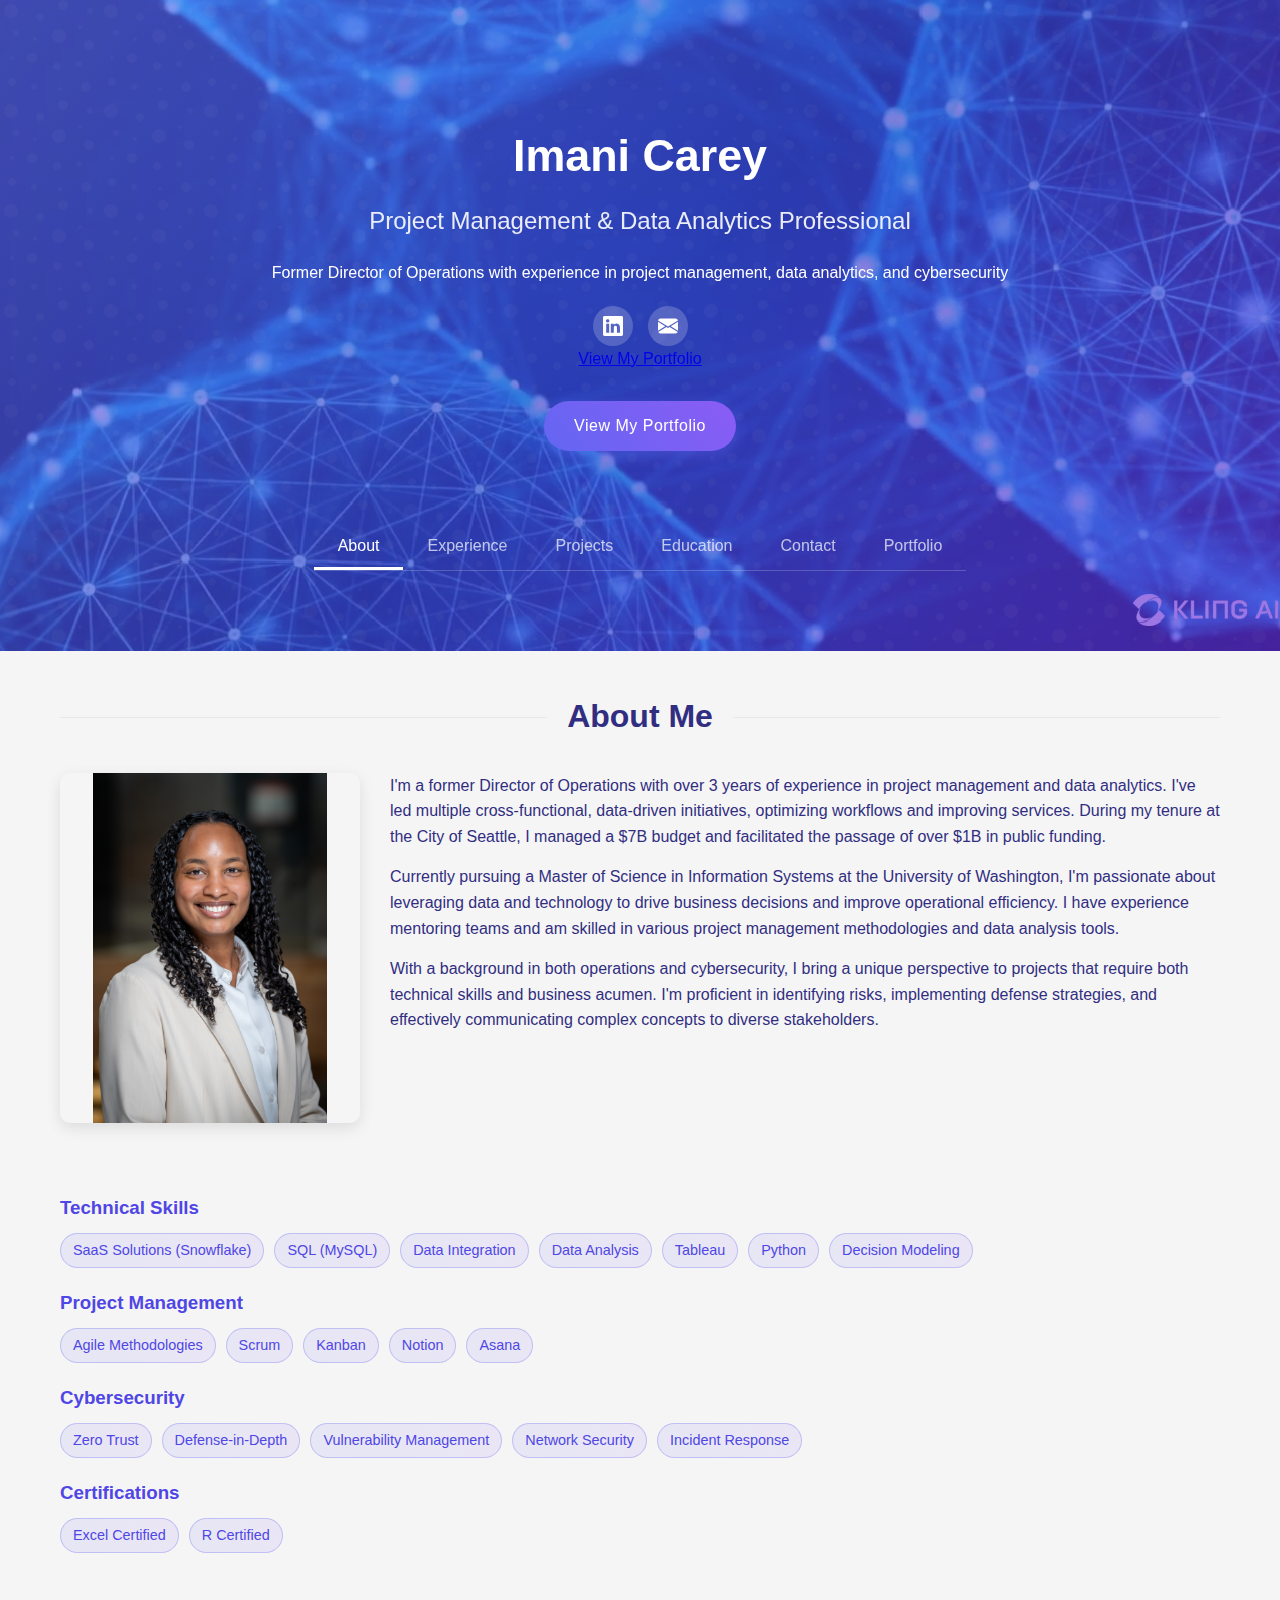
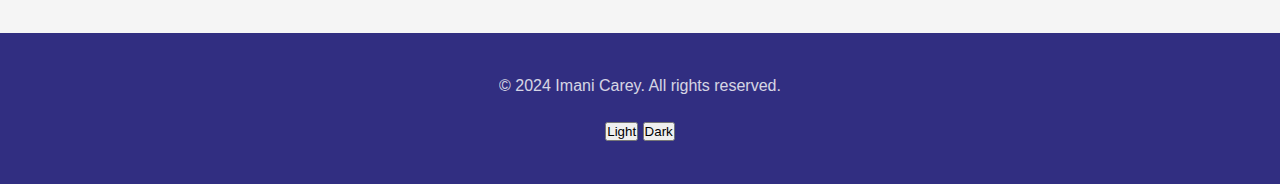
<file: index.html>
<!DOCTYPE html>
<html lang="en">
<head>
    <meta charset="UTF-8">
    <meta name="viewport" content="width=device-width, initial-scale=1.0">
    <title>Imani Carey - Operations & Data Professional</title>
    <style>
        :root {
            --primary: #6366f1;
            --secondary: #4f46e5;
            --light: #f9fafb;
            --dark: #312e81;
            --accent: #8b5cf6;
            --success: #06b6d4;
        }

        * {
            margin: 0;
            padding: 0;
            box-sizing: border-box;
            font-family: 'Segoe UI', Tahoma, Geneva, Verdana, sans-serif;
        }

        body {
            background-color: #f5f5f5;
            color: var(--dark);
            line-height: 1.6;
        }

        .container {
            max-width: 1200px;
            margin: 0 auto;
            padding: 0 20px;
        }

        /* Header styles */
        header {
            background: linear-gradient(135deg, var(--primary), #4338ca, #6d28d9);
            color: white;
            padding: 120px 0 80px;
            position: relative;
            overflow: hidden;
        }

        /* Video background */
        .video-background {
            position: absolute;
            top: 0;
            left: 0;
            width: 100%;
            height: 100%;
            overflow: hidden;
            z-index: 0;
        }

        .video-background video {
            position: absolute;
            top: 50%;
            left: 50%;
            min-width: 100%;
            min-height: 100%;
            width: auto;
            height: auto;
            transform: translateX(-50%) translateY(-50%);
            object-fit: cover;
            opacity: 0.2;
        }

        header::before {
            content: "";
            position: absolute;
            top: 0;
            left: 0;
            width: 100%;
            height: 100%;
            background: url("data:image/svg+xml,%3Csvg width='100' height='100' viewBox='0 0 100 100' xmlns='http://www.w3.org/2000/svg'%3E%3Cpath d='M11 18c3.866 0 7-3.134 7-7s-3.134-7-7-7-7 3.134-7 7 3.134 7 7 7zm48 25c3.866 0 7-3.134 7-7s-3.134-7-7-7-7 3.134-7 7 3.134 7 7 7zm-43-7c1.657 0 3-1.343 3-3s-1.343-3-3-3-3 1.343-3 3 1.343 3 3 3zm63 31c1.657 0 3-1.343 3-3s-1.343-3-3-3-3 1.343-3 3 1.343 3 3 3zM34 90c1.657 0 3-1.343 3-3s-1.343-3-3-3-3 1.343-3 3 1.343 3 3 3zm56-76c1.657 0 3-1.343 3-3s-1.343-3-3-3-3 1.343-3 3 1.343 3 3 3zM12 86c2.21 0 4-1.79 4-4s-1.79-4-4-4-4 1.79-4 4 1.79 4 4 4zm28-65c2.21 0 4-1.79 4-4s-1.79-4-4-4-4 1.79-4 4 1.79 4 4 4zm23-11c2.76 0 5-2.24 5-5s-2.24-5-5-5-5 2.24-5 5 2.24 5 5 5zm-6 60c2.21 0 4-1.79 4-4s-1.79-4-4-4-4 1.79-4 4 1.79 4 4 4zm29 22c2.76 0 5-2.24 5-5s-2.24-5-5-5-5 2.24-5 5 2.24 5 5 5zM32 63c2.76 0 5-2.24 5-5s-2.24-5-5-5-5 2.24-5 5 2.24 5 5 5zm57-13c2.76 0 5-2.24 5-5s-2.24-5-5-5-5 2.24-5 5 2.24 5 5 5zm-9-21c1.105 0 2-.895 2-2s-.895-2-2-2-2 .895-2 2 .895 2 2 2zM60 91c1.105 0 2-.895 2-2s-.895-2-2-2-2 .895-2 2 .895 2 2 2zM35 41c1.105 0 2-.895 2-2s-.895-2-2-2-2 .895-2 2 .895 2 2 2zM12 60c1.105 0 2-.895 2-2s-.895-2-2-2-2 .895-2 2 .895 2 2 2z' fill='%23ffffff' fill-opacity='0.1' fill-rule='evenodd'/%3E%3C/svg%3E");
            opacity: 0.3;
            z-index: 1;
        }

        .portfolio-link {
            margin: 30px 0;
            text-align: center;
        }

        .btn-portfolio {
            display: inline-block;
            background: linear-gradient(45deg, #6366f1, #8b5cf6);
            color: white;
            padding: 12px 30px;
            border-radius: 30px;
            text-decoration: none;
            font-weight: 500;
            letter-spacing: 0.5px;
            box-shadow: 0 4px 15px rgba(99, 102, 241, 0.4);
            transition: all 0.3s ease;
        }

        .btn-portfolio:hover {
            transform: translateY(-3px);
            box-shadow: 0 8px 20px rgba(99, 102, 241, 0.5);
        }

        .profile {
            position: relative;
            z-index: 2;
            display: flex;
            flex-direction: column;
            align-items: center;
            text-align: center;
        }

        .profile-img {
            width: 180px;
            height: 180px;
            border-radius: 50%;
            border: 5px solid rgba(255, 255, 255, 0.3);
            margin-bottom: 20px;
            background-color: #e5e7eb;
            display: flex;
            align-items: center;
            justify-content: center;
            overflow: hidden;
            font-size: 80px;
            color: var(--primary);
        }

        .profile-img img {
            width: 100%;
            height: 100%;
            object-fit: cover;
        }

        .profile h1 {
            font-size: 2.8rem;
            margin-bottom: 10px;
            font-weight: 700;
        }

        .profile h2 {
            font-size: 1.5rem;
            font-weight: 400;
            margin-bottom: 20px;
            opacity: 0.9;
        }

        .social-links {
            display: flex;
            gap: 15px;
            margin-top: 20px;
        }

        .social-links a {
            display: inline-flex;
            align-items: center;
            justify-content: center;
            width: 40px;
            height: 40px;
            border-radius: 50%;
            background-color: rgba(255, 255, 255, 0.2);
            color: white;
            transition: all 0.3s ease;
            text-decoration: none;
        }

        .social-links a:hover {
            background-color: white;
            color: var(--primary);
            transform: translateY(-3px);
        }

        .nav-tabs {
            display: flex;
            justify-content: center;
            margin-top: 40px;
            border-bottom: 1px solid rgba(255, 255, 255, 0.2);
        }

        .nav-tabs a {
            background: transparent;
            border: none;
            color: rgba(255, 255, 255, 0.7);
            font-size: 1rem;
            font-weight: 500;
            padding: 12px 24px;
            cursor: pointer;
            transition: all 0.3s ease;
            position: relative;
            text-decoration: none;
            display: inline-block;
        }

        .nav-tabs a::after {
            content: '';
            position: absolute;
            bottom: 0;
            left: 0;
            width: 100%;
            height: 3px;
            background-color: white;
            transform: scaleX(0);
            transition: transform 0.3s ease;
        }

        .nav-tabs a.active {
            color: white;
        }

        .nav-tabs a.active::after {
            transform: scaleX(1);
        }

        /* About section styles */
        .section-title {
            text-align: center;
            margin: 40px 0 30px;
            position: relative;
        }

        .section-title h2 {
            font-size: 2rem;
            display: inline-block;
            background-color: #f5f5f5;
            padding: 0 20px;
            position: relative;
            z-index: 1;
        }

        .section-title::after {
            content: '';
            position: absolute;
            top: 50%;
            left: 0;
            right: 0;
            height: 1px;
            background-color: #e5e7eb;
        }

        .about-content {
            display: flex;
            flex-wrap: wrap;
            gap: 30px;
            margin-top: 30px;
        }

        .about-image {
            flex: 0 0 300px;
            height: 350px;
            border-radius: 10px;
            overflow: hidden;
            box-shadow: 0 5px 15px rgba(0, 0, 0, 0.1);
            display: flex;
            align-items: center;
            justify-content: center;
        }

        .about-img {
            max-width: 100%;
            max-height: 100%;
            object-fit: contain;
            display: block;
            transition: transform 0.3s ease;
        }

        .about-image:hover .about-img {
            transform: scale(1.03);
        }


        .about-text {
            flex: 1;
            min-width: 300px;
        }

        .about-text p {
            margin-bottom: 15px;
        }

        /* Footer */
        footer {
            background-color: var(--dark);
            color: white;
            padding: 40px 0;
            text-align: center;
            margin-top: 60px;
        }

        .footer-text {
            opacity: 0.8;
            margin-bottom: 20px;
        }

        /* Responsive */
        @media (max-width: 768px) {
            .nav-tabs {
                flex-wrap: wrap;
            }

            .nav-tabs a {
                padding: 10px 15px;
            }

            .about-content {
                flex-direction: column;
            }

            .about-image {
                margin: 0 auto 20px;
            }
        }

        .skills {
            margin-top: 40px;
        }

        .skill-category {
            margin-bottom: 20px;
        }

        .skill-category h3 {
            margin-bottom: 10px;
            color: var(--secondary);
        }

        .skill-tags {
            display: flex;
            flex-wrap: wrap;
            gap: 10px;
        }

        .skill-tag {
            background: linear-gradient(45deg, rgba(99, 102, 241, 0.1), rgba(139, 92, 246, 0.1));
            color: var(--secondary);
            padding: 5px 12px;
            border-radius: 20px;
            font-size: 0.9rem;
            border: 1px solid rgba(99, 102, 241, 0.3);
        }
    </style>
</head>
<body>
    <!-- Header Section -->
    <header>
        <!-- Video Background -->
        <div class="video-background">
            <video autoplay muted loop playsinline>
                <source src="video.mp4" type="video/mp4">
                Your browser does not support the video tag.
            </video>
        </div>
        <div class="container">
            <div class="profile">
                <h1>Imani Carey</h1>
                <h2>Project Management & Data Analytics Professional</h2>
                <p>Former Director of Operations with experience in project management, data analytics, and cybersecurity</p>

                <div class="social-links">
                    <a href="https://linkedin.com/in/imani-carey-ic" target="_blank" aria-label="LinkedIn">
                        <svg xmlns="http://www.w3.org/2000/svg" width="20" height="20" fill="currentColor" viewBox="0 0 16 16">
                            <path d="M0 1.146C0 .513.526 0 1.175 0h13.65C15.474 0 16 .513 16 1.146v13.708c0 .633-.526 1.146-1.175 1.146H1.175C.526 16 0 15.487 0 14.854V1.146zm4.943 12.248V6.169H2.542v7.225h2.401zm-1.2-8.212c.837 0 1.358-.554 1.358-1.248-.015-.709-.52-1.248-1.342-1.248-.822 0-1.359.54-1.359 1.248 0 .694.521 1.248 1.327 1.248h.016zm4.908 8.212V9.359c0-.216.016-.432.08-.586.173-.431.568-.878 1.232-.878.869 0 1.216.662 1.216 1.634v3.865h2.401V9.25c0-2.22-1.184-3.252-2.764-3.252-1.274 0-1.845.7-2.165 1.193v.025h-.016a5.54 5.54 0 0 1 .016-.025V6.169h-2.4c.03.678 0 7.225 0 7.225h2.4z"/>
                        </svg>
                    </a>
                    <a href="mailto:imanic2@uw.edu" aria-label="Email">
                        <svg xmlns="http://www.w3.org/2000/svg" width="20" height="20" fill="currentColor" viewBox="0 0 16 16">
                            <path d="M.05 3.555A2 2 0 0 1 2 2h12a2 2 0 0 1 1.95 1.555L8 8.414.05 3.555ZM0 4.697v7.104l5.803-3.558L0 4.697ZM6.761 8.83l-6.57 4.027A2 2 0 0 0 2 14h12a2 2 0 0 0 1.808-1.144l-6.57-4.027L8 9.586l-1.239-.757Zm3.436-.586L16 11.801V4.697l-5.803 3.546Z"/>
                        </svg>
                    </a>
                </div>

                <div class="portfolio-link">
                    <a href="content.html" class="btn-portfolio">View My Portfolio</a>
                </div>

                <div class="nav-tabs">
                    <a href="index.html" class="active">About</a>
                    <a href="experience.html">Experience</a>
                    <a href="projects.html">Projects</a>
                    <a href="education.html">Education</a>
                    <a href="contact.html">Contact</a>
                    <a href="content.html">Portfolio</a>
                </div>
            </div>
        </div>
    </header>

    <!-- Main Content -->
    <main>
        <!-- About Section -->
        <section id="about" class="container">
            <div class="section-title">
                <h2>About Me</h2>
            </div>

            <div class="about-content">
                <div class="about-image">
                    <img class="about-img" src="2024Headshot.jpg" >
                </div>

                <div class="about-text">
                    <p>I'm a former Director of Operations with over 3 years of experience in project management and data analytics. I've led multiple cross-functional, data-driven initiatives, optimizing workflows and improving services. During my tenure at the City of Seattle, I managed a $7B budget and facilitated the passage of over $1B in public funding.</p>

                    <p>Currently pursuing a Master of Science in Information Systems at the University of Washington, I'm passionate about leveraging data and technology to drive business decisions and improve operational efficiency. I have experience mentoring teams and am skilled in various project management methodologies and data analysis tools.</p>

                    <p>With a background in both operations and cybersecurity, I bring a unique perspective to projects that require both technical skills and business acumen. I'm proficient in identifying risks, implementing defense strategies, and effectively communicating complex concepts to diverse stakeholders.</p>
                </div>

                <div class="skills">
                    <div class="skill-category">
                        <h3>Technical Skills</h3>
                        <div class="skill-tags">
                            <span class="skill-tag">SaaS Solutions (Snowflake)</span>
                            <span class="skill-tag">SQL (MySQL)</span>
                            <span class="skill-tag">Data Integration</span>
                            <span class="skill-tag">Data Analysis</span>
                            <span class="skill-tag">Tableau</span>
                            <span class="skill-tag">Python</span>
                            <span class="skill-tag">Decision Modeling</span>
                        </div>
                    </div>

                    <div class="skill-category">
                        <h3>Project Management</h3>
                        <div class="skill-tags">
                            <span class="skill-tag">Agile Methodologies</span>
                            <span class="skill-tag">Scrum</span>
                            <span class="skill-tag">Kanban</span>
                            <span class="skill-tag">Notion</span>
                            <span class="skill-tag">Asana</span>
                        </div>
                    </div>

                    <div class="skill-category">
                        <h3>Cybersecurity</h3>
                        <div class="skill-tags">
                            <span class="skill-tag">Zero Trust</span>
                            <span class="skill-tag">Defense-in-Depth</span>
                            <span class="skill-tag">Vulnerability Management</span>
                            <span class="skill-tag">Network Security</span>
                            <span class="skill-tag">Incident Response</span>
                        </div>
                    </div>

                    <div class="skill-category">
                        <h3>Certifications</h3>
                        <div class="skill-tags">
                            <span class="skill-tag">Excel Certified</span>
                            <span class="skill-tag">R Certified</span>
                        </div>
                    </div>
                </div>
            </div>
        </section>
    </main>

    <!-- Footer -->
    <footer>
        <div class="container">
            <p class="footer-text">© 2024 Imani Carey. All rights reserved.</p>
        </div>
    </footer>

    <script src="script.js"></script>
</body>
</html>
</file>
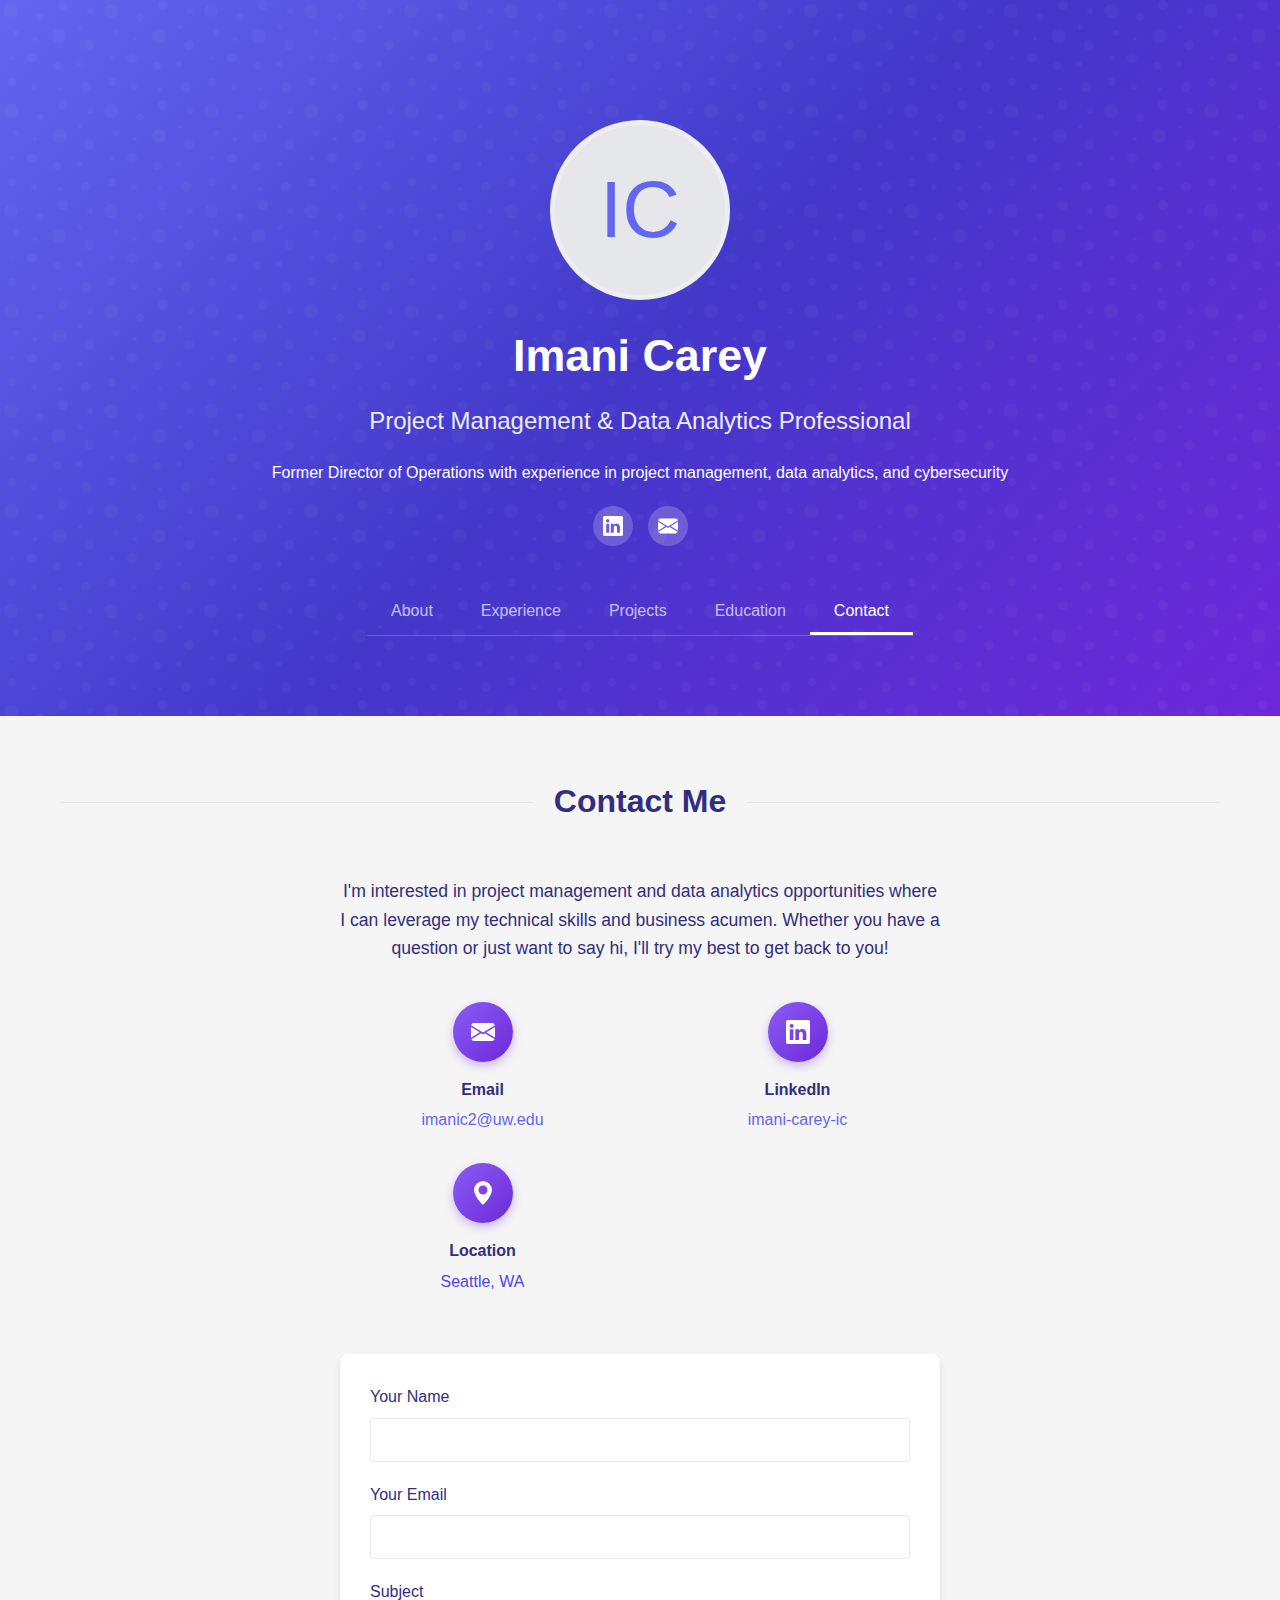
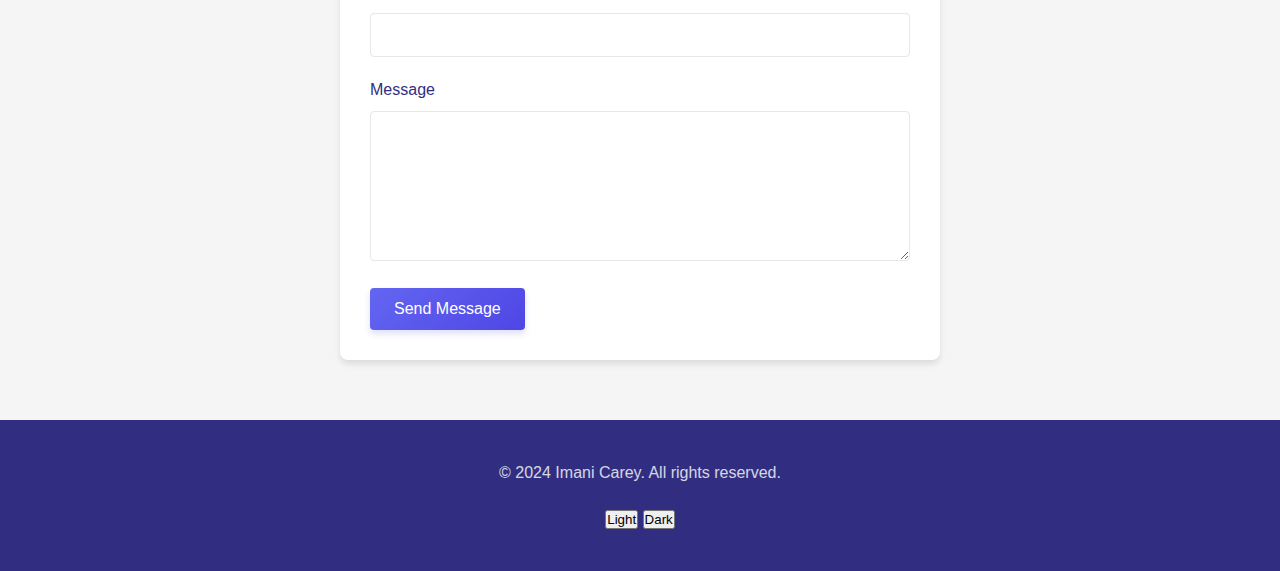
<file: contact.html>
<!DOCTYPE html>
<html lang="en">
<head>
    <meta charset="UTF-8">
    <meta name="viewport" content="width=device-width, initial-scale=1.0">
    <title>Contact - Imani Carey</title>
    <style>
        :root {
            --primary: #6366f1;
            --secondary: #4f46e5;
            --light: #f9fafb;
            --dark: #312e81;
            --accent: #8b5cf6;
            --success: #06b6d4;
        }

        * {
            margin: 0;
            padding: 0;
            box-sizing: border-box;
            font-family: 'Segoe UI', Tahoma, Geneva, Verdana, sans-serif;
        }

        body {
            background-color: #f5f5f5;
            color: var(--dark);
            line-height: 1.6;
        }

        .container {
            max-width: 1200px;
            margin: 0 auto;
            padding: 0 20px;
        }

        /* Header styles */
        header {
            background: linear-gradient(135deg, var(--primary), #4338ca, #6d28d9);
            color: white;
            padding: 120px 0 80px;
            position: relative;
            overflow: hidden;
        }

        header::before {
            content: "";
            position: absolute;
            top: 0;
            left: 0;
            width: 100%;
            height: 100%;
            background: url("data:image/svg+xml,%3Csvg width='100' height='100' viewBox='0 0 100 100' xmlns='http://www.w3.org/2000/svg'%3E%3Cpath d='M11 18c3.866 0 7-3.134 7-7s-3.134-7-7-7-7 3.134-7 7 3.134 7 7 7zm48 25c3.866 0 7-3.134 7-7s-3.134-7-7-7-7 3.134-7 7 3.134 7 7 7zm-43-7c1.657 0 3-1.343 3-3s-1.343-3-3-3-3 1.343-3 3 1.343 3 3 3zm63 31c1.657 0 3-1.343 3-3s-1.343-3-3-3-3 1.343-3 3 1.343 3 3 3zM34 90c1.657 0 3-1.343 3-3s-1.343-3-3-3-3 1.343-3 3 1.343 3 3 3zm56-76c1.657 0 3-1.343 3-3s-1.343-3-3-3-3 1.343-3 3 1.343 3 3 3zM12 86c2.21 0 4-1.79 4-4s-1.79-4-4-4-4 1.79-4 4 1.79 4 4 4zm28-65c2.21 0 4-1.79 4-4s-1.79-4-4-4-4 1.79-4 4 1.79 4 4 4zm23-11c2.76 0 5-2.24 5-5s-2.24-5-5-5-5 2.24-5 5 2.24 5 5 5zm-6 60c2.21 0 4-1.79 4-4s-1.79-4-4-4-4 1.79-4 4 1.79 4 4 4zm29 22c2.76 0 5-2.24 5-5s-2.24-5-5-5-5 2.24-5 5 2.24 5 5 5zM32 63c2.76 0 5-2.24 5-5s-2.24-5-5-5-5 2.24-5 5 2.24 5 5 5zm57-13c2.76 0 5-2.24 5-5s-2.24-5-5-5-5 2.24-5 5 2.24 5 5 5zm-9-21c1.105 0 2-.895 2-2s-.895-2-2-2-2 .895-2 2 .895 2 2 2zM60 91c1.105 0 2-.895 2-2s-.895-2-2-2-2 .895-2 2 .895 2 2 2zM35 41c1.105 0 2-.895 2-2s-.895-2-2-2-2 .895-2 2 .895 2 2 2zM12 60c1.105 0 2-.895 2-2s-.895-2-2-2-2 .895-2 2 .895 2 2 2z' fill='%23ffffff' fill-opacity='0.1' fill-rule='evenodd'/%3E%3C/svg%3E");
            opacity: 0.3;
        }

        .profile {
            position: relative;
            z-index: 1;
            display: flex;
            flex-direction: column;
            align-items: center;
            text-align: center;
        }

        .profile-img {
            width: 180px;
            height: 180px;
            border-radius: 50%;
            border: 5px solid rgba(255, 255, 255, 0.3);
            margin-bottom: 20px;
            background-color: #e5e7eb;
            display: flex;
            align-items: center;
            justify-content: center;
            overflow: hidden;
            font-size: 80px;
            color: var(--primary);
        }

        .profile h1 {
            font-size: 2.8rem;
            margin-bottom: 10px;
            font-weight: 700;
        }

        .profile h2 {
            font-size: 1.5rem;
            font-weight: 400;
            margin-bottom: 20px;
            opacity: 0.9;
        }

        .social-links {
            display: flex;
            gap: 15px;
            margin-top: 20px;
        }

        .social-links a {
            display: inline-flex;
            align-items: center;
            justify-content: center;
            width: 40px;
            height: 40px;
            border-radius: 50%;
            background-color: rgba(255, 255, 255, 0.2);
            color: white;
            transition: all 0.3s ease;
            text-decoration: none;
        }

        .social-links a:hover {
            background-color: white;
            color: var(--primary);
            transform: translateY(-3px);
        }

        .nav-tabs {
            display: flex;
            justify-content: center;
            margin-top: 40px;
            border-bottom: 1px solid rgba(255, 255, 255, 0.2);
        }

        .nav-tabs a {
            background: transparent;
            border: none;
            color: rgba(255, 255, 255, 0.7);
            font-size: 1rem;
            font-weight: 500;
            padding: 12px 24px;
            cursor: pointer;
            transition: all 0.3s ease;
            position: relative;
            text-decoration: none;
            display: inline-block;
        }

        .nav-tabs a::after {
            content: '';
            position: absolute;
            bottom: 0;
            left: 0;
            width: 100%;
            height: 3px;
            background-color: white;
            transform: scaleX(0);
            transition: transform 0.3s ease;
        }

        .nav-tabs a.active {
            color: white;
        }

        .nav-tabs a.active::after {
            transform: scaleX(1);
        }

        /* Main content */
        main {
            padding: 60px 0;
        }

        .section-title {
            text-align: center;
            margin-bottom: 50px;
            position: relative;
        }

        .section-title h2 {
            font-size: 2rem;
            display: inline-block;
            background-color: #f5f5f5;
            padding: 0 20px;
            position: relative;
            z-index: 1;
        }

        .section-title::after {
            content: '';
            position: absolute;
            top: 50%;
            left: 0;
            right: 0;
            height: 1px;
            background-color: #e5e7eb;
        }

        /* Contact section */
        .contact-info {
            max-width: 600px;
            margin: 0 auto;
        }

        .contact-text {
            text-align: center;
            margin-bottom: 40px;
            font-size: 1.1rem;
        }

        .contact-details {
            display: grid;
            grid-template-columns: repeat(auto-fit, minmax(250px, 1fr));
            gap: 30px;
        }

        .contact-item {
            display: flex;
            flex-direction: column;
            align-items: center;
            text-align: center;
        }

        .contact-icon {
            width: 60px;
            height: 60px;
            background: linear-gradient(135deg, #8b5cf6, #6d28d9);
            color: white;
            border-radius: 50%;
            display: flex;
            align-items: center;
            justify-content: center;
            font-size: 1.5rem;
            margin-bottom: 15px;
            box-shadow: 0 4px 10px rgba(109, 40, 217, 0.3);
        }

        .contact-label {
            font-weight: 600;
            margin-bottom: 5px;
            color: var(--dark);
        }

        .contact-value {
            color: var(--secondary);
        }

        .contact-value a {
            color: var(--primary);
            text-decoration: none;
            transition: color 0.3s ease;
        }

        .contact-value a:hover {
            color: #1e40af;
        }

        /* Contact form */
        .contact-form {
            margin-top: 60px;
            max-width: 600px;
            margin-left: auto;
            margin-right: auto;
            background-color: white;
            padding: 30px;
            border-radius: 8px;
            box-shadow: 0 4px 6px rgba(0, 0, 0, 0.1);
        }

        .form-group {
            margin-bottom: 20px;
        }

        .form-group label {
            display: block;
            margin-bottom: 8px;
            font-weight: 500;
            color: var(--dark);
        }

        .form-control {
            width: 100%;
            padding: 12px;
            border: 1px solid #e5e7eb;
            border-radius: 4px;
            font-size: 1rem;
            transition: border-color 0.3s ease;
        }

        .form-control:focus {
            outline: none;
            border-color: var(--primary);
            box-shadow: 0 0 0 2px rgba(99, 102, 241, 0.2);
        }

        textarea.form-control {
            min-height: 150px;
            resize: vertical;
        }

        .btn-submit {
            background: linear-gradient(135deg, var(--primary), var(--secondary));
            color: white;
            border: none;
            padding: 12px 24px;
            font-size: 1rem;
            font-weight: 500;
            border-radius: 4px;
            cursor: pointer;
            transition: all 0.3s ease;
            box-shadow: 0 4px 6px rgba(99, 102, 241, 0.2);
        }

        .btn-submit:hover {
            transform: translateY(-2px);
            box-shadow: 0 6px 8px rgba(99, 102, 241, 0.3);
        }

        /* Footer */
        footer {
            background-color: var(--dark);
            color: white;
            padding: 40px 0;
            text-align: center;
        }

        .footer-text {
            opacity: 0.8;
            margin-bottom: 20px;
        }
    </style>
</head>
<body>
    <!-- Header Section -->
    <header>
        <div class="container">
            <div class="profile">
                <div class="profile-img">IC</div>
                <h1>Imani Carey</h1>
                <h2>Project Management & Data Analytics Professional</h2>
                <p>Former Director of Operations with experience in project management, data analytics, and cybersecurity</p>

                <div class="social-links">
                    <a href="https://linkedin.com/in/imani-carey-ic" target="_blank" aria-label="LinkedIn">
                        <svg xmlns="http://www.w3.org/2000/svg" width="20" height="20" fill="currentColor" viewBox="0 0 16 16">
                            <path d="M0 1.146C0 .513.526 0 1.175 0h13.65C15.474 0 16 .513 16 1.146v13.708c0 .633-.526 1.146-1.175 1.146H1.175C.526 16 0 15.487 0 14.854V1.146zm4.943 12.248V6.169H2.542v7.225h2.401zm-1.2-8.212c.837 0 1.358-.554 1.358-1.248-.015-.709-.52-1.248-1.342-1.248-.822 0-1.359.54-1.359 1.248 0 .694.521 1.248 1.327 1.248h.016zm4.908 8.212V9.359c0-.216.016-.432.08-.586.173-.431.568-.878 1.232-.878.869 0 1.216.662 1.216 1.634v3.865h2.401V9.25c0-2.22-1.184-3.252-2.764-3.252-1.274 0-1.845.7-2.165 1.193v.025h-.016a5.54 5.54 0 0 1 .016-.025V6.169h-2.4c.03.678 0 7.225 0 7.225h2.4z"/>
                        </svg>
                    </a>
                    <a href="mailto:imanic2@uw.edu" aria-label="Email">
                        <svg xmlns="http://www.w3.org/2000/svg" width="20" height="20" fill="currentColor" viewBox="0 0 16 16">
                            <path d="M.05 3.555A2 2 0 0 1 2 2h12a2 2 0 0 1 1.95 1.555L8 8.414.05 3.555ZM0 4.697v7.104l5.803-3.558L0 4.697ZM6.761 8.83l-6.57 4.027A2 2 0 0 0 2 14h12a2 2 0 0 0 1.808-1.144l-6.57-4.027L8 9.586l-1.239-.757Zm3.436-.586L16 11.801V4.697l-5.803 3.546Z"/>
                        </svg>
                    </a>
                </div>

                <div class="nav-tabs">
                    <a href="index.html">About</a>
                    <a href="experience.html">Experience</a>
                    <a href="projects.html">Projects</a>
                    <a href="education.html">Education</a>
                    <a href="contact.html" class="active">Contact</a>
                </div>
            </div>
        </div>
    </header>

    <!-- Main Content -->
    <main>
        <!-- Contact Section -->
        <section id="contact" class="container">
            <div class="section-title">
                <h2>Contact Me</h2>
            </div>

            <div class="contact-info">
                <div class="contact-text">
                    <p>I'm interested in project management and data analytics opportunities where I can leverage my technical skills and business acumen. Whether you have a question or just want to say hi, I'll try my best to get back to you!</p>
                </div>

                <div class="contact-details">
                    <div class="contact-item">
                        <div class="contact-icon">
                            <svg xmlns="http://www.w3.org/2000/svg" width="24" height="24" fill="currentColor" viewBox="0 0 16 16">
                                <path d="M.05 3.555A2 2 0 0 1 2 2h12a2 2 0 0 1 1.95 1.555L8 8.414.05 3.555ZM0 4.697v7.104l5.803-3.558L0 4.697ZM6.761 8.83l-6.57 4.027A2 2 0 0 0 2 14h12a2 2 0 0 0 1.808-1.144l-6.57-4.027L8 9.586l-1.239-.757Zm3.436-.586L16 11.801V4.697l-5.803 3.546Z"/>
                            </svg>
                        </div>
                        <div class="contact-label">Email</div>
                        <div class="contact-value">
                            <a href="mailto:imanic2@uw.edu">imanic2@uw.edu</a>
                        </div>
                    </div>

                    <div class="contact-item">
                        <div class="contact-icon">
                            <svg xmlns="http://www.w3.org/2000/svg" width="24" height="24" fill="currentColor" viewBox="0 0 16 16">
                                <path d="M0 1.146C0 .513.526 0 1.175 0h13.65C15.474 0 16 .513 16 1.146v13.708c0 .633-.526 1.146-1.175 1.146H1.175C.526 16 0 15.487 0 14.854V1.146zm4.943 12.248V6.169H2.542v7.225h2.401zm-1.2-8.212c.837 0 1.358-.554 1.358-1.248-.015-.709-.52-1.248-1.342-1.248-.822 0-1.359.54-1.359 1.248 0 .694.521 1.248 1.327 1.248h.016zm4.908 8.212V9.359c0-.216.016-.432.08-.586.173-.431.568-.878 1.232-.878.869 0 1.216.662 1.216 1.634v3.865h2.401V9.25c0-2.22-1.184-3.252-2.764-3.252-1.274 0-1.845.7-2.165 1.193v.025h-.016a5.54 5.54 0 0 1 .016-.025V6.169h-2.4c.03.678 0 7.225 0 7.225h2.4z"/>
                            </svg>
                        </div>
                        <div class="contact-label">LinkedIn</div>
                        <div class="contact-value">
                            <a href="https://linkedin.com/in/imani-carey-ic" target="_blank">imani-carey-ic</a>
                        </div>
                    </div>

                    <div class="contact-item">
                        <div class="contact-icon">
                            <svg xmlns="http://www.w3.org/2000/svg" width="24" height="24" fill="currentColor" viewBox="0 0 16 16">
                                <path d="M8 16s6-5.686 6-10A6 6 0 0 0 2 6c0 4.314 6 10 6 10zm0-7a3 3 0 1 1 0-6 3 3 0 0 1 0 6z"/>
                            </svg>
                        </div>
                        <div class="contact-label">Location</div>
                        <div class="contact-value">Seattle, WA</div>
                    </div>
                </div>

                <div class="contact-form">
                    <form id="contactForm">
                        <div class="form-group">
                            <label for="name">Your Name</label>
                            <input type="text" id="name" class="form-control" required>
                        </div>
                        <div class="form-group">
                            <label for="email">Your Email</label>
                            <input type="email" id="email" class="form-control" required>
                        </div>
                        <div class="form-group">
                            <label for="subject">Subject</label>
                            <input type="text" id="subject" class="form-control" required>
                        </div>
                        <div class="form-group">
                            <label for="message">Message</label>
                            <textarea id="message" class="form-control" required></textarea>
                        </div>
                        <button type="submit" class="btn-submit">Send Message</button>
                    </form>
                </div>
            </div>
        </section>
    </main>

    <!-- Footer -->
    <footer>
        <div class="container">
            <p class="footer-text">© 2024 Imani Carey. All rights reserved.</p>
        </div>
    </footer>

    <script src="script.js"></script>
    <script>
        // Handle form submission
        document.getElementById('contactForm').addEventListener('submit', function(e) {
            e.preventDefault();
            
            // Get form values
            const name = document.getElementById('name').value;
            const email = document.getElementById('email').value;
            const subject = document.getElementById('subject').value;
            const message = document.getElementById('message').value;
            
            // In a real application, you would send this data to a server
            // For demonstration purposes, we'll just show an alert
            alert(`Thank you for your message, ${name}! I'll get back to you soon.`);
            
            // Reset form
            this.reset();
        });
    </script>
</body>
</html>
</file>
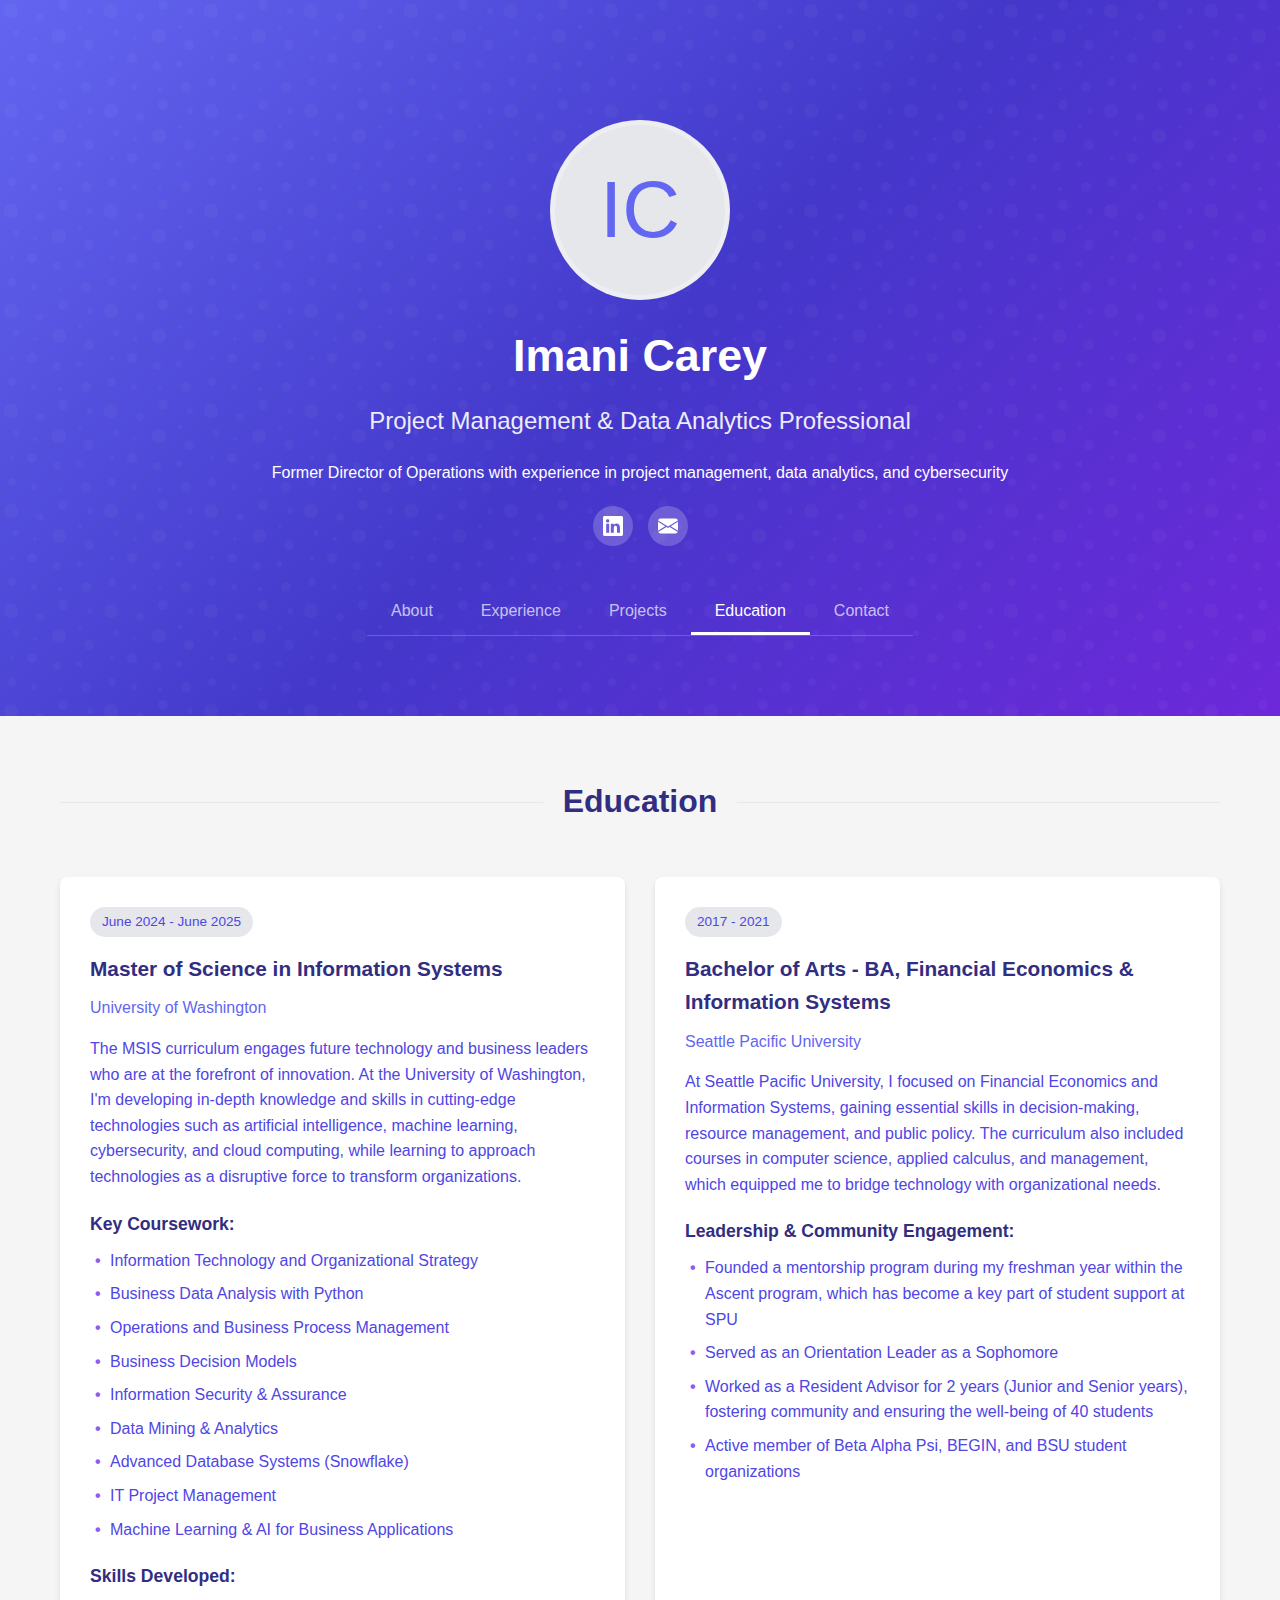
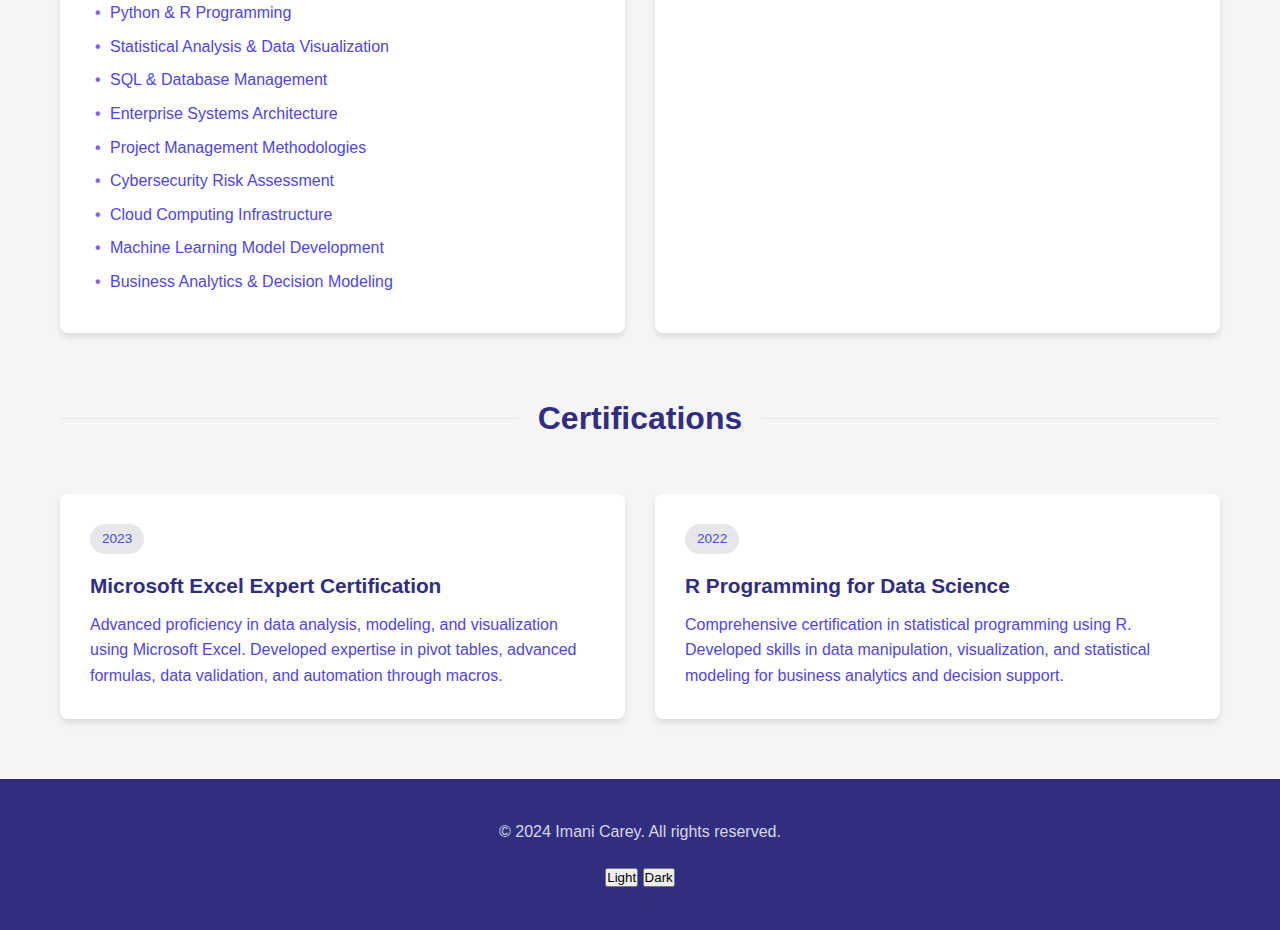
<file: education.html>
<!DOCTYPE html>
<html lang="en">
<head>
    <meta charset="UTF-8">
    <meta name="viewport" content="width=device-width, initial-scale=1.0">
    <title>Education - Imani Carey</title>
    <style>
        :root {
            --primary: #6366f1;
            --secondary: #4f46e5;
            --light: #f9fafb;
            --dark: #312e81;
            --accent: #8b5cf6;
            --success: #06b6d4;
        }

        * {
            margin: 0;
            padding: 0;
            box-sizing: border-box;
            font-family: 'Segoe UI', Tahoma, Geneva, Verdana, sans-serif;
        }

        body {
            background-color: #f5f5f5;
            color: var(--dark);
            line-height: 1.6;
        }

        .container {
            max-width: 1200px;
            margin: 0 auto;
            padding: 0 20px;
        }

        /* Header styles */
        header {
            background: linear-gradient(135deg, var(--primary), #4338ca, #6d28d9);
            color: white;
            padding: 120px 0 80px;
            position: relative;
            overflow: hidden;
        }

        header::before {
            content: "";
            position: absolute;
            top: 0;
            left: 0;
            width: 100%;
            height: 100%;
            background: url("data:image/svg+xml,%3Csvg width='100' height='100' viewBox='0 0 100 100' xmlns='http://www.w3.org/2000/svg'%3E%3Cpath d='M11 18c3.866 0 7-3.134 7-7s-3.134-7-7-7-7 3.134-7 7 3.134 7 7 7zm48 25c3.866 0 7-3.134 7-7s-3.134-7-7-7-7 3.134-7 7 3.134 7 7 7zm-43-7c1.657 0 3-1.343 3-3s-1.343-3-3-3-3 1.343-3 3 1.343 3 3 3zm63 31c1.657 0 3-1.343 3-3s-1.343-3-3-3-3 1.343-3 3 1.343 3 3 3zM34 90c1.657 0 3-1.343 3-3s-1.343-3-3-3-3 1.343-3 3 1.343 3 3 3zm56-76c1.657 0 3-1.343 3-3s-1.343-3-3-3-3 1.343-3 3 1.343 3 3 3zM12 86c2.21 0 4-1.79 4-4s-1.79-4-4-4-4 1.79-4 4 1.79 4 4 4zm28-65c2.21 0 4-1.79 4-4s-1.79-4-4-4-4 1.79-4 4 1.79 4 4 4zm23-11c2.76 0 5-2.24 5-5s-2.24-5-5-5-5 2.24-5 5 2.24 5 5 5zm-6 60c2.21 0 4-1.79 4-4s-1.79-4-4-4-4 1.79-4 4 1.79 4 4 4zm29 22c2.76 0 5-2.24 5-5s-2.24-5-5-5-5 2.24-5 5 2.24 5 5 5zM32 63c2.76 0 5-2.24 5-5s-2.24-5-5-5-5 2.24-5 5 2.24 5 5 5zm57-13c2.76 0 5-2.24 5-5s-2.24-5-5-5-5 2.24-5 5 2.24 5 5 5zm-9-21c1.105 0 2-.895 2-2s-.895-2-2-2-2 .895-2 2 .895 2 2 2zM60 91c1.105 0 2-.895 2-2s-.895-2-2-2-2 .895-2 2 .895 2 2 2zM35 41c1.105 0 2-.895 2-2s-.895-2-2-2-2 .895-2 2 .895 2 2 2zM12 60c1.105 0 2-.895 2-2s-.895-2-2-2-2 .895-2 2 .895 2 2 2z' fill='%23ffffff' fill-opacity='0.1' fill-rule='evenodd'/%3E%3C/svg%3E");
            opacity: 0.3;
        }

        .profile {
            position: relative;
            z-index: 1;
            display: flex;
            flex-direction: column;
            align-items: center;
            text-align: center;
        }

        .profile-img {
            width: 180px;
            height: 180px;
            border-radius: 50%;
            border: 5px solid rgba(255, 255, 255, 0.3);
            margin-bottom: 20px;
            background-color: #e5e7eb;
            display: flex;
            align-items: center;
            justify-content: center;
            overflow: hidden;
            font-size: 80px;
            color: var(--primary);
        }

        .profile h1 {
            font-size: 2.8rem;
            margin-bottom: 10px;
            font-weight: 700;
        }

        .profile h2 {
            font-size: 1.5rem;
            font-weight: 400;
            margin-bottom: 20px;
            opacity: 0.9;
        }

        .social-links {
            display: flex;
            gap: 15px;
            margin-top: 20px;
        }

        .social-links a {
            display: inline-flex;
            align-items: center;
            justify-content: center;
            width: 40px;
            height: 40px;
            border-radius: 50%;
            background-color: rgba(255, 255, 255, 0.2);
            color: white;
            transition: all 0.3s ease;
            text-decoration: none;
        }

        .social-links a:hover {
            background-color: white;
            color: var(--primary);
            transform: translateY(-3px);
        }

        .nav-tabs {
            display: flex;
            justify-content: center;
            margin-top: 40px;
            border-bottom: 1px solid rgba(255, 255, 255, 0.2);
        }

        .nav-tabs a {
            background: transparent;
            border: none;
            color: rgba(255, 255, 255, 0.7);
            font-size: 1rem;
            font-weight: 500;
            padding: 12px 24px;
            cursor: pointer;
            transition: all 0.3s ease;
            position: relative;
            text-decoration: none;
            display: inline-block;
        }

        .nav-tabs a::after {
            content: '';
            position: absolute;
            bottom: 0;
            left: 0;
            width: 100%;
            height: 3px;
            background-color: white;
            transform: scaleX(0);
            transition: transform 0.3s ease;
        }

        .nav-tabs a.active {
            color: white;
        }

        .nav-tabs a.active::after {
            transform: scaleX(1);
        }

        /* Main content */
        main {
            padding: 60px 0;
        }

        .section-title {
            text-align: center;
            margin-bottom: 50px;
            position: relative;
        }

        .section-title h2 {
            font-size: 2rem;
            display: inline-block;
            background-color: #f5f5f5;
            padding: 0 20px;
            position: relative;
            z-index: 1;
        }

        .section-title::after {
            content: '';
            position: absolute;
            top: 50%;
            left: 0;
            right: 0;
            height: 1px;
            background-color: #e5e7eb;
        }

        /* Education section */
        .education-cards {
            display: grid;
            grid-template-columns: repeat(auto-fit, minmax(300px, 1fr));
            gap: 30px;
        }

        .education-card {
            background-color: white;
            border-radius: 8px;
            box-shadow: 0 4px 6px rgba(0, 0, 0, 0.1);
            padding: 30px;
            transition: all 0.3s ease;
        }

        .education-card:hover {
            transform: translateY(-5px);
            box-shadow: 0 10px 20px rgba(0, 0, 0, 0.1);
        }

        .education-date {
            display: inline-block;
            background-color: #e5e7eb;
            color: var(--secondary);
            padding: 4px 12px;
            border-radius: 20px;
            font-size: 0.85rem;
            margin-bottom: 15px;
        }

        .education-degree {
            font-size: 1.3rem;
            margin-bottom: 10px;
            color: var(--dark);
        }

        .education-school {
            color: var(--primary);
            font-weight: 500;
            margin-bottom: 15px;
        }

        .education-text {
            color: var(--secondary);
        }

        .course-list {
            margin-top: 20px;
        }

        .course-list h4 {
            color: var(--dark);
            margin-bottom: 10px;
            font-size: 1.1rem;
        }

        .course-list ul {
            list-style-type: none;
            padding-left: 5px;
        }

        .course-list li {
            margin-bottom: 8px;
            padding-left: 15px;
            position: relative;
        }

        .course-list li::before {
            content: '•';
            color: var(--accent);
            position: absolute;
            left: 0;
            font-weight: bold;
        }

        /* Footer */
        footer {
            background-color: var(--dark);
            color: white;
            padding: 40px 0;
            text-align: center;
        }

        .footer-text {
            opacity: 0.8;
            margin-bottom: 20px;
        }

        /* Responsive */
        @media (max-width: 768px) {
            .education-cards {
                grid-template-columns: 1fr;
            }
        }
    </style>
</head>
<body>
    <!-- Header Section -->
    <header>
        <div class="container">
            <div class="profile">
                <div class="profile-img">IC</div>
                <h1>Imani Carey</h1>
                <h2>Project Management & Data Analytics Professional</h2>
                <p>Former Director of Operations with experience in project management, data analytics, and cybersecurity</p>

                <div class="social-links">
                    <a href="https://linkedin.com/in/imani-carey-ic" target="_blank" aria-label="LinkedIn">
                        <svg xmlns="http://www.w3.org/2000/svg" width="20" height="20" fill="currentColor" viewBox="0 0 16 16">
                            <path d="M0 1.146C0 .513.526 0 1.175 0h13.65C15.474 0 16 .513 16 1.146v13.708c0 .633-.526 1.146-1.175 1.146H1.175C.526 16 0 15.487 0 14.854V1.146zm4.943 12.248V6.169H2.542v7.225h2.401zm-1.2-8.212c.837 0 1.358-.554 1.358-1.248-.015-.709-.52-1.248-1.342-1.248-.822 0-1.359.54-1.359 1.248 0 .694.521 1.248 1.327 1.248h.016zm4.908 8.212V9.359c0-.216.016-.432.08-.586.173-.431.568-.878 1.232-.878.869 0 1.216.662 1.216 1.634v3.865h2.401V9.25c0-2.22-1.184-3.252-2.764-3.252-1.274 0-1.845.7-2.165 1.193v.025h-.016a5.54 5.54 0 0 1 .016-.025V6.169h-2.4c.03.678 0 7.225 0 7.225h2.4z"/>
                        </svg>
                    </a>
                    <a href="mailto:imanic2@uw.edu" aria-label="Email">
                        <svg xmlns="http://www.w3.org/2000/svg" width="20" height="20" fill="currentColor" viewBox="0 0 16 16">
                            <path d="M.05 3.555A2 2 0 0 1 2 2h12a2 2 0 0 1 1.95 1.555L8 8.414.05 3.555ZM0 4.697v7.104l5.803-3.558L0 4.697ZM6.761 8.83l-6.57 4.027A2 2 0 0 0 2 14h12a2 2 0 0 0 1.808-1.144l-6.57-4.027L8 9.586l-1.239-.757Zm3.436-.586L16 11.801V4.697l-5.803 3.546Z"/>
                        </svg>
                    </a>
                </div>

                <div class="nav-tabs">
                    <a href="index.html">About</a>
                    <a href="experience.html">Experience</a>
                    <a href="projects.html">Projects</a>
                    <a href="education.html" class="active">Education</a>
                    <a href="contact.html">Contact</a>
                </div>
            </div>
        </div>
    </header>

    <!-- Main Content -->
    <main>
        <!-- Education Section -->
        <section id="education" class="container">
            <div class="section-title">
                <h2>Education</h2>
            </div>

            <div class="education-cards">
                <div class="education-card">
                    <span class="education-date">June 2024 - June 2025</span>
                    <h3 class="education-degree">Master of Science in Information Systems</h3>
                    <h4 class="education-school">University of Washington</h4>
                    <div class="education-text">
                        <p>The MSIS curriculum engages future technology and business leaders who are at the forefront of innovation. At the University of Washington, I'm developing in-depth knowledge and skills in cutting-edge technologies such as artificial intelligence, machine learning, cybersecurity, and cloud computing, while learning to approach technologies as a disruptive force to transform organizations.</p>
                        
                        <div class="course-list">
                            <h4>Key Coursework:</h4>
                            <ul>
                                <li>Information Technology and Organizational Strategy</li>
                                <li>Business Data Analysis with Python</li>
                                <li>Operations and Business Process Management</li>
                                <li>Business Decision Models</li>
                                <li>Information Security & Assurance</li>
                                <li>Data Mining & Analytics</li>
                                <li>Advanced Database Systems (Snowflake)</li>
                                <li>IT Project Management</li>
                                <li>Machine Learning & AI for Business Applications</li>
                            </ul>
                        </div>
                        
                        <div class="course-list">
                            <h4>Skills Developed:</h4>
                            <ul>
                                <li>Python & R Programming</li>
                                <li>Statistical Analysis & Data Visualization</li>
                                <li>SQL & Database Management</li>
                                <li>Enterprise Systems Architecture</li>
                                <li>Project Management Methodologies</li>
                                <li>Cybersecurity Risk Assessment</li>
                                <li>Cloud Computing Infrastructure</li>
                                <li>Machine Learning Model Development</li>
                                <li>Business Analytics & Decision Modeling</li>
                            </ul>
                        </div>
                    </div>
                </div>

                <div class="education-card">
                    <span class="education-date">2017 - 2021</span>
                    <h3 class="education-degree">Bachelor of Arts - BA, Financial Economics & Information Systems</h3>
                    <h4 class="education-school">Seattle Pacific University</h4>
                    <div class="education-text">
                        <p>At Seattle Pacific University, I focused on Financial Economics and Information Systems, gaining essential skills in decision-making, resource management, and public policy. The curriculum also included courses in computer science, applied calculus, and management, which equipped me to bridge technology with organizational needs.</p>
                        
                        <div class="course-list">
                            <h4>Leadership & Community Engagement:</h4>
                            <ul>
                                <li>Founded a mentorship program during my freshman year within the Ascent program, which has become a key part of student support at SPU</li>
                                <li>Served as an Orientation Leader as a Sophomore</li>
                                <li>Worked as a Resident Advisor for 2 years (Junior and Senior years), fostering community and ensuring the well-being of 40 students</li>
                                <li>Active member of Beta Alpha Psi, BEGIN, and BSU student organizations</li>
                            </ul>
                        </div>
                    </div>
                </div>
            </div>

            <div class="section-title" style="margin-top: 60px;">
                <h2>Certifications</h2>
            </div>

            <div class="education-cards">
                <div class="education-card">
                    <span class="education-date">2023</span>
                    <h3 class="education-degree">Microsoft Excel Expert Certification</h3>
                    <div class="education-text">
                        <p>Advanced proficiency in data analysis, modeling, and visualization using Microsoft Excel. Developed expertise in pivot tables, advanced formulas, data validation, and automation through macros.</p>
                    </div>
                </div>

                <div class="education-card">
                    <span class="education-date">2022</span>
                    <h3 class="education-degree">R Programming for Data Science</h3>
                    <div class="education-text">
                        <p>Comprehensive certification in statistical programming using R. Developed skills in data manipulation, visualization, and statistical modeling for business analytics and decision support.</p>
                    </div>
                </div>
            </div>
        </section>
    </main>

    <!-- Footer -->
    <footer>
        <div class="container">
            <p class="footer-text">© 2024 Imani Carey. All rights reserved.</p>
        </div>
    </footer>

    <script src="script.js"></script>
</body>
</html>
</file>
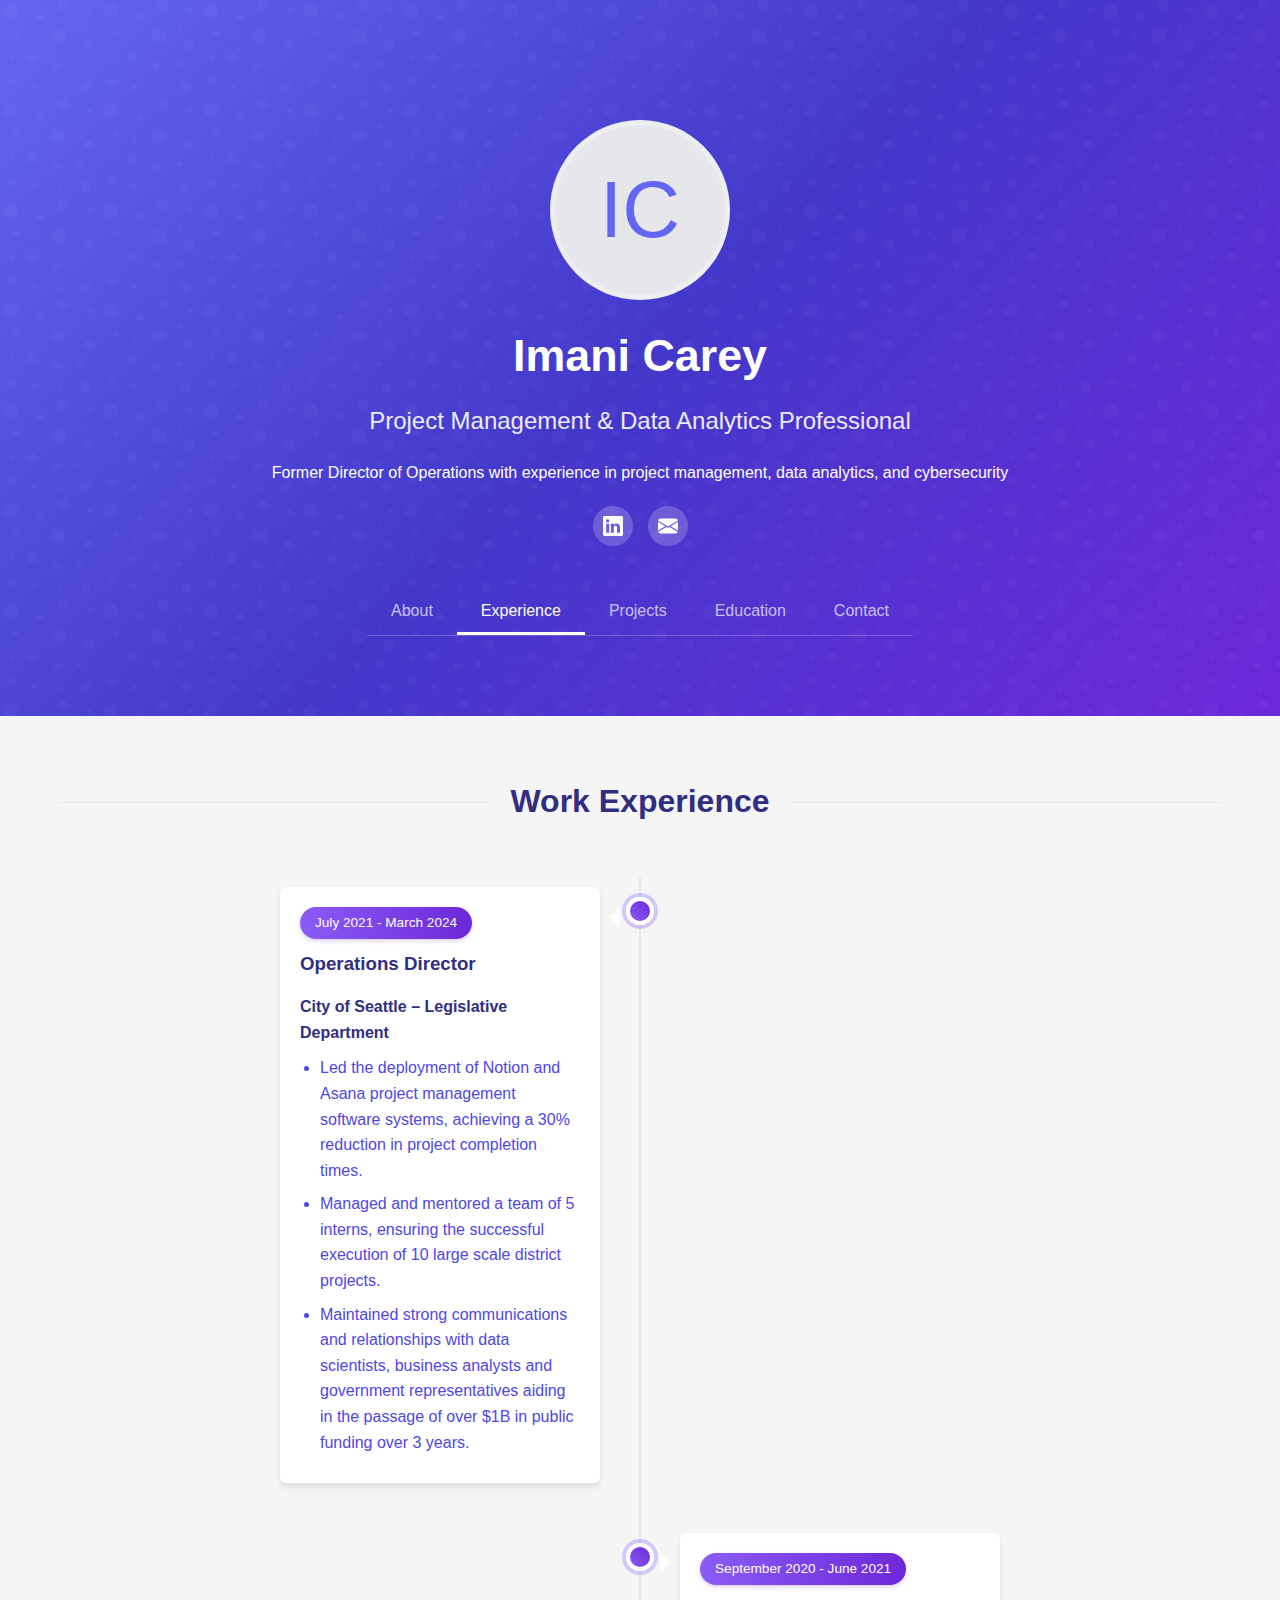
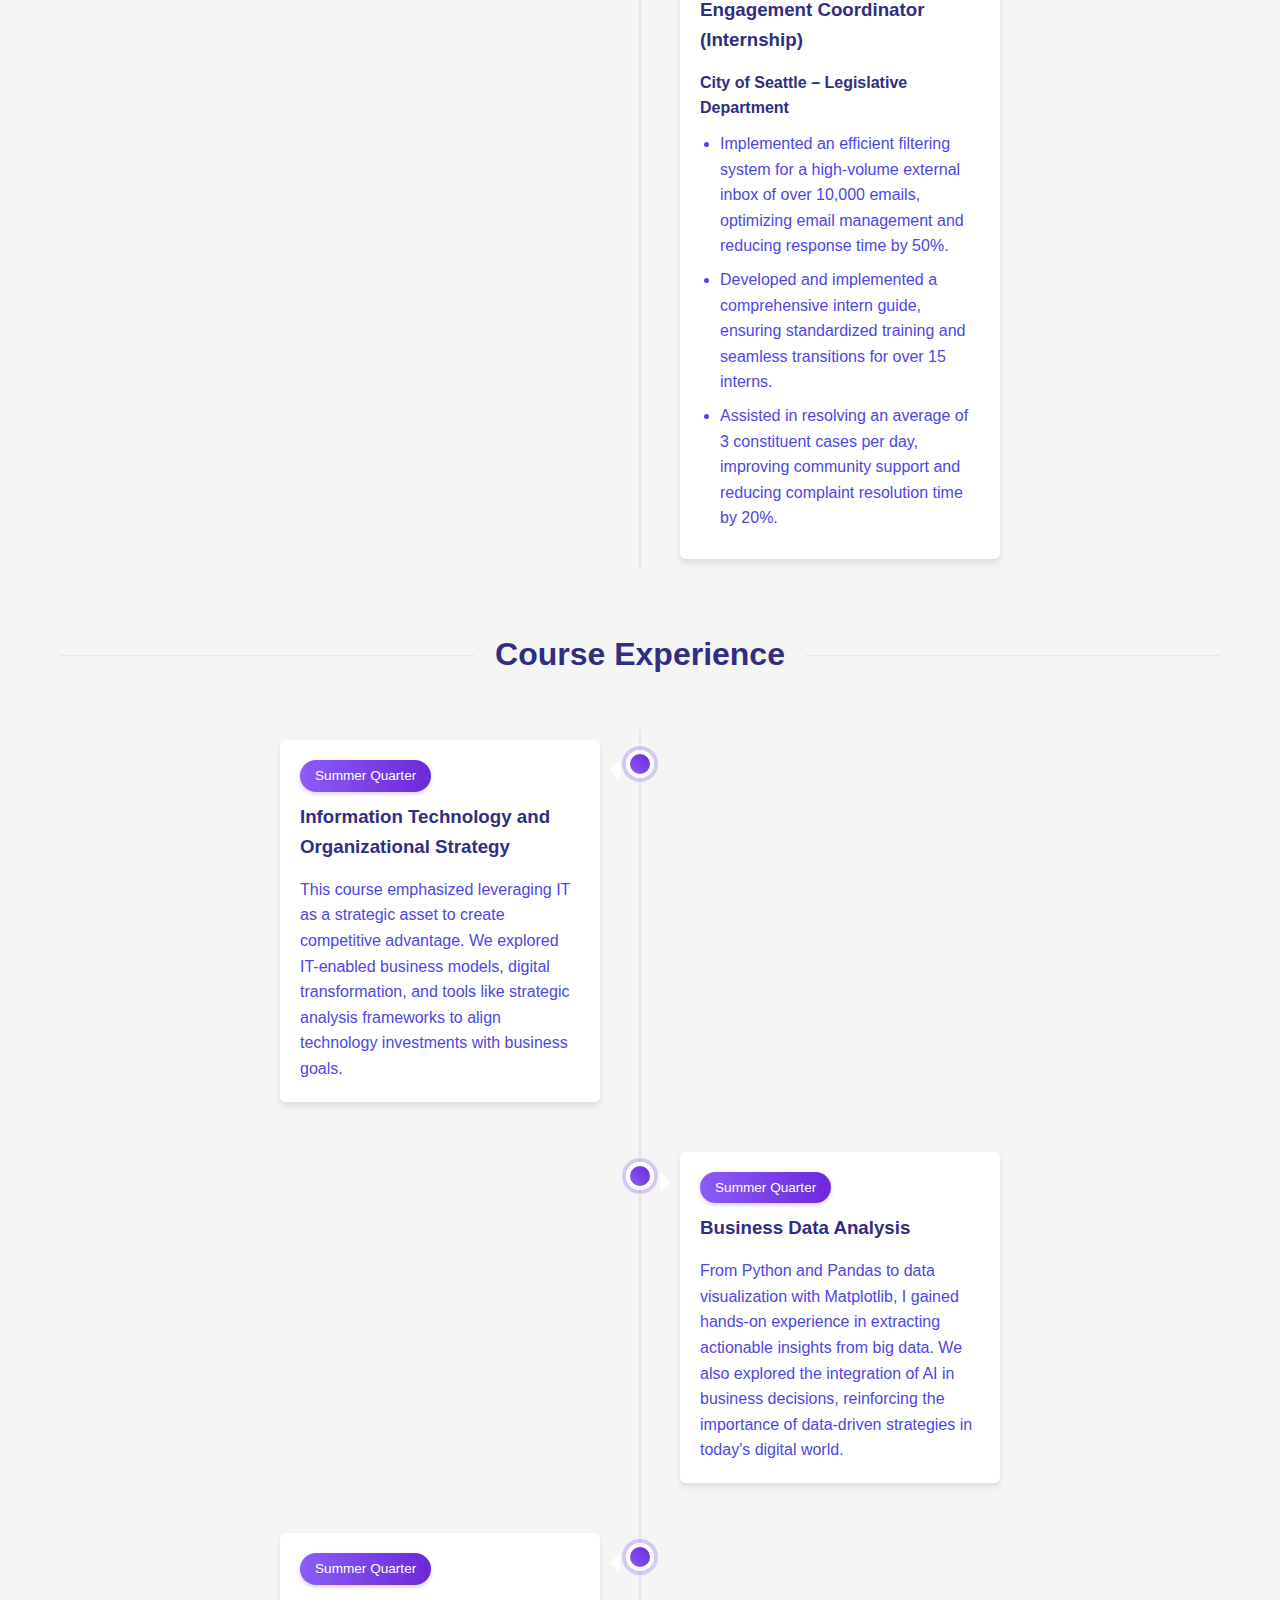
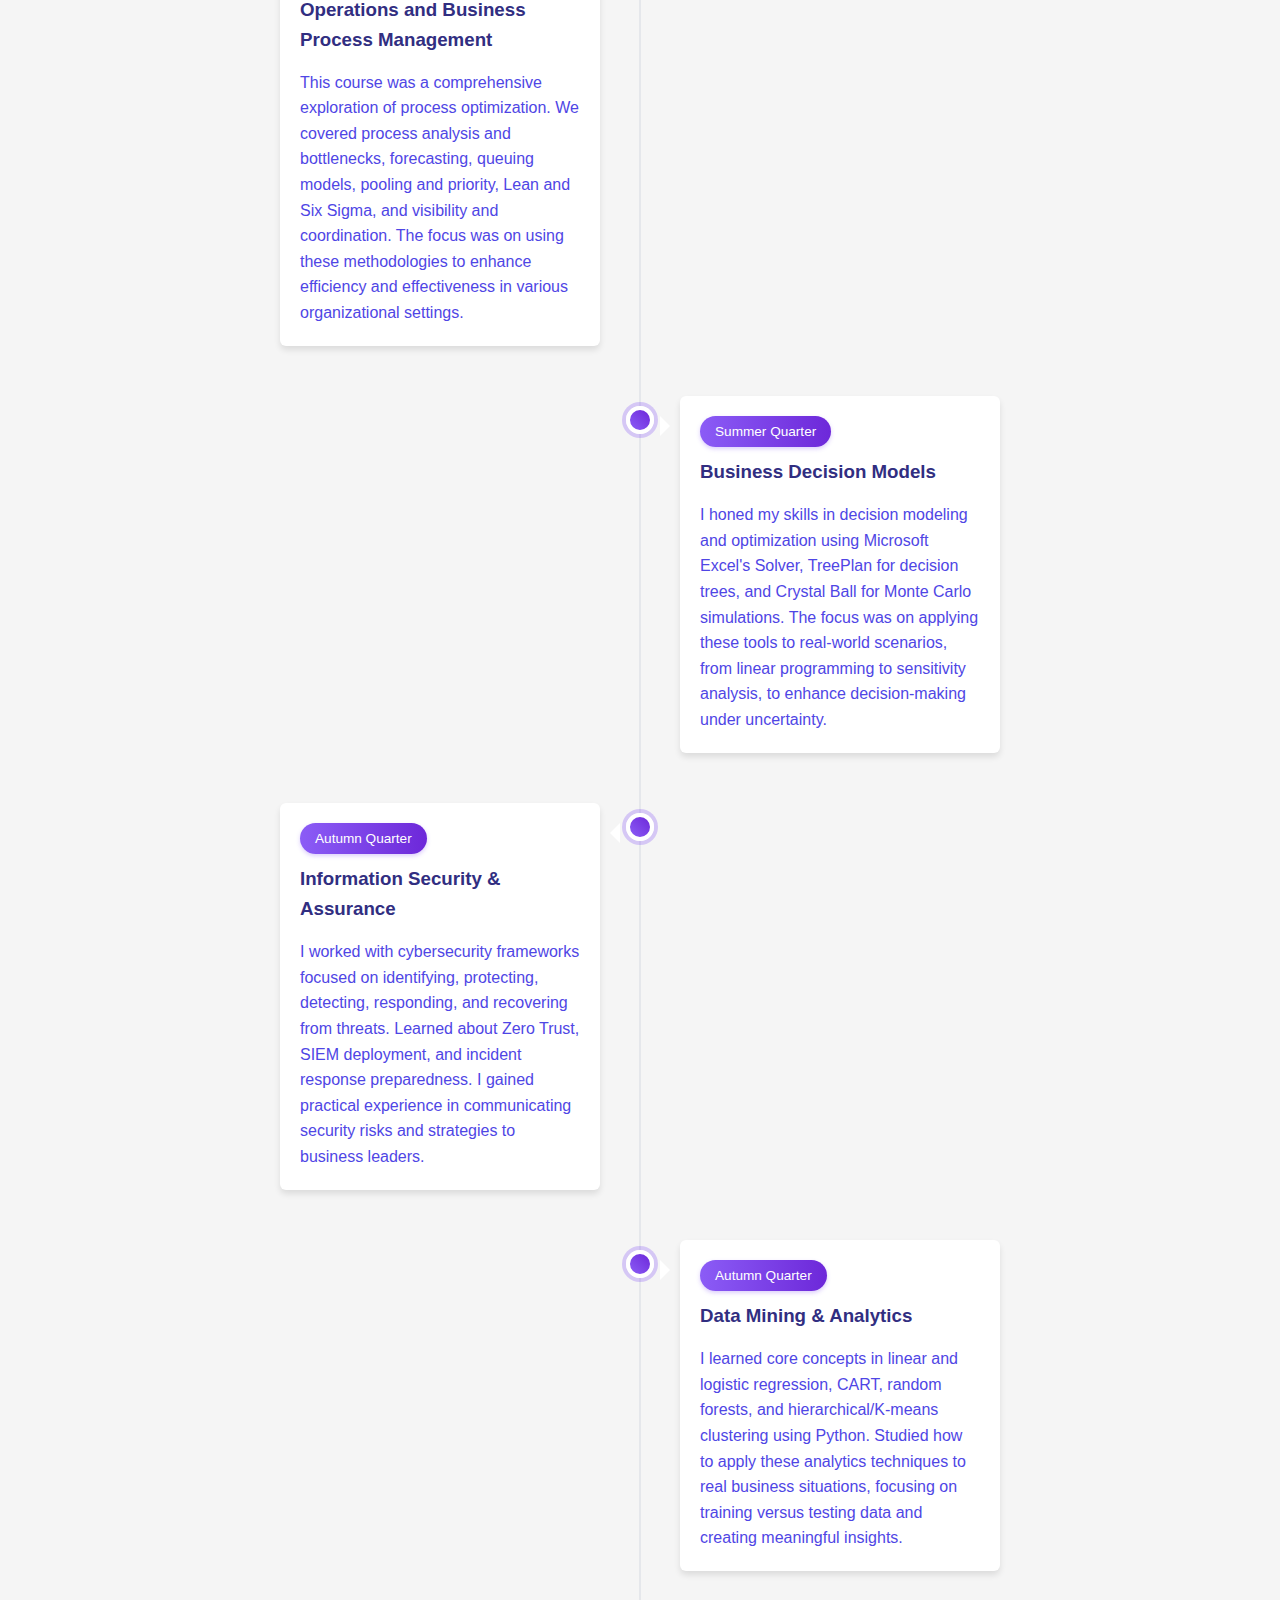
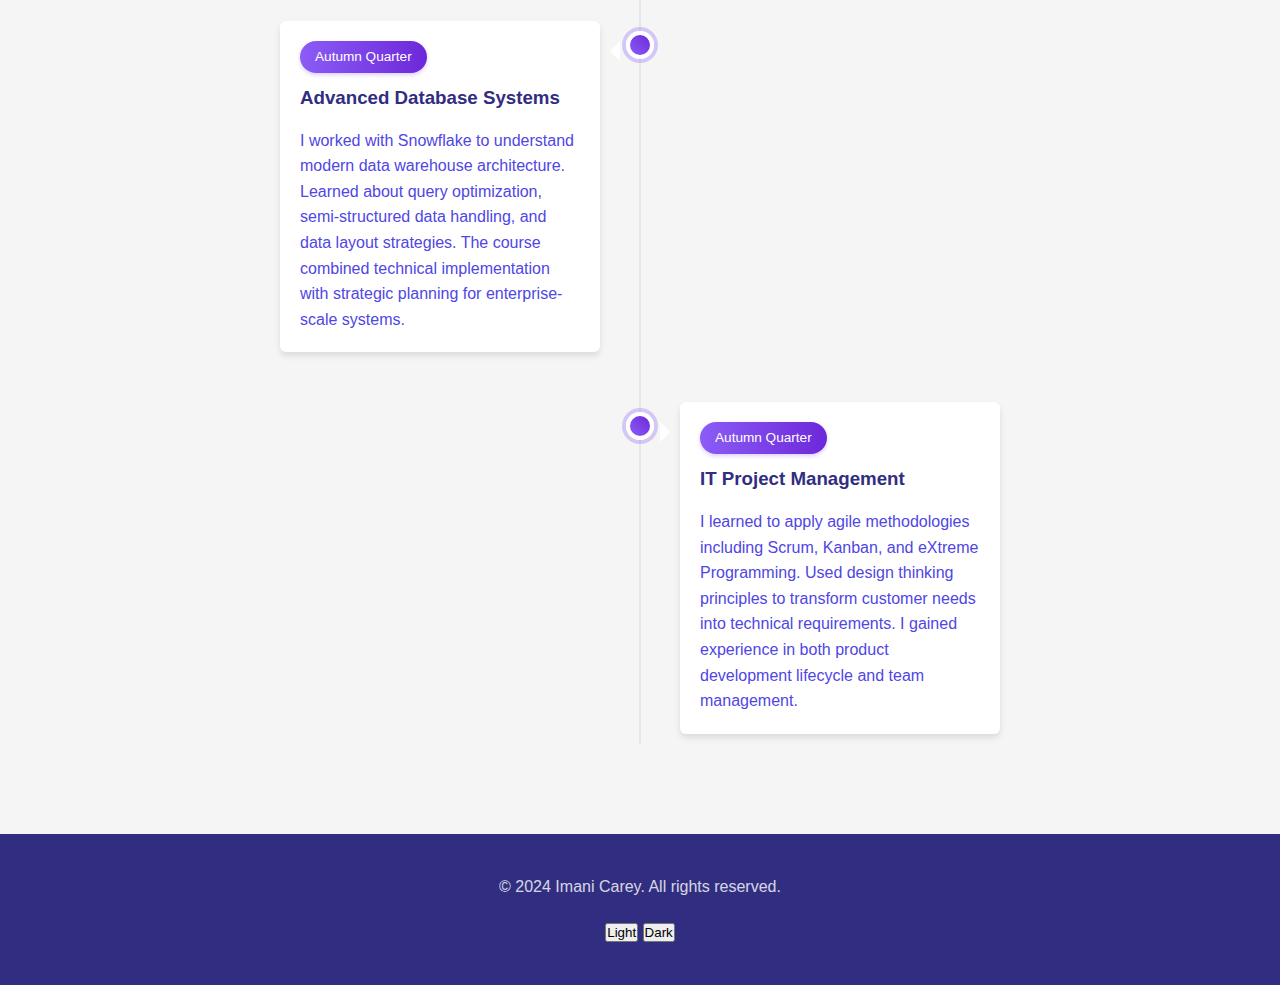
<file: experience.html>
<!DOCTYPE html>
<html lang="en">
<head>
    <meta charset="UTF-8">
    <meta name="viewport" content="width=device-width, initial-scale=1.0">
    <title>Experience - Imani Carey</title>
    <style>
        :root {
            --primary: #6366f1;
            --secondary: #4f46e5;
            --light: #f9fafb;
            --dark: #312e81;
            --accent: #8b5cf6;
            --success: #06b6d4;
        }

        * {
            margin: 0;
            padding: 0;
            box-sizing: border-box;
            font-family: 'Segoe UI', Tahoma, Geneva, Verdana, sans-serif;
        }

        body {
            background-color: #f5f5f5;
            color: var(--dark);
            line-height: 1.6;
        }

        .container {
            max-width: 1200px;
            margin: 0 auto;
            padding: 0 20px;
        }

        /* Header styles */
        header {
            background: linear-gradient(135deg, var(--primary), #4338ca, #6d28d9);
            color: white;
            padding: 120px 0 80px;
            position: relative;
            overflow: hidden;
        }

        header::before {
            content: "";
            position: absolute;
            top: 0;
            left: 0;
            width: 100%;
            height: 100%;
            background: url("data:image/svg+xml,%3Csvg width='100' height='100' viewBox='0 0 100 100' xmlns='http://www.w3.org/2000/svg'%3E%3Cpath d='M11 18c3.866 0 7-3.134 7-7s-3.134-7-7-7-7 3.134-7 7 3.134 7 7 7zm48 25c3.866 0 7-3.134 7-7s-3.134-7-7-7-7 3.134-7 7 3.134 7 7 7zm-43-7c1.657 0 3-1.343 3-3s-1.343-3-3-3-3 1.343-3 3 1.343 3 3 3zm63 31c1.657 0 3-1.343 3-3s-1.343-3-3-3-3 1.343-3 3 1.343 3 3 3zM34 90c1.657 0 3-1.343 3-3s-1.343-3-3-3-3 1.343-3 3 1.343 3 3 3zm56-76c1.657 0 3-1.343 3-3s-1.343-3-3-3-3 1.343-3 3 1.343 3 3 3zM12 86c2.21 0 4-1.79 4-4s-1.79-4-4-4-4 1.79-4 4 1.79 4 4 4zm28-65c2.21 0 4-1.79 4-4s-1.79-4-4-4-4 1.79-4 4 1.79 4 4 4zm23-11c2.76 0 5-2.24 5-5s-2.24-5-5-5-5 2.24-5 5 2.24 5 5 5zm-6 60c2.21 0 4-1.79 4-4s-1.79-4-4-4-4 1.79-4 4 1.79 4 4 4zm29 22c2.76 0 5-2.24 5-5s-2.24-5-5-5-5 2.24-5 5 2.24 5 5 5zM32 63c2.76 0 5-2.24 5-5s-2.24-5-5-5-5 2.24-5 5 2.24 5 5 5zm57-13c2.76 0 5-2.24 5-5s-2.24-5-5-5-5 2.24-5 5 2.24 5 5 5zm-9-21c1.105 0 2-.895 2-2s-.895-2-2-2-2 .895-2 2 .895 2 2 2zM60 91c1.105 0 2-.895 2-2s-.895-2-2-2-2 .895-2 2 .895 2 2 2zM35 41c1.105 0 2-.895 2-2s-.895-2-2-2-2 .895-2 2 .895 2 2 2zM12 60c1.105 0 2-.895 2-2s-.895-2-2-2-2 .895-2 2 .895 2 2 2z' fill='%23ffffff' fill-opacity='0.1' fill-rule='evenodd'/%3E%3C/svg%3E");
            opacity: 0.3;
        }

        .profile {
            position: relative;
            z-index: 1;
            display: flex;
            flex-direction: column;
            align-items: center;
            text-align: center;
        }

        .profile-img {
            width: 180px;
            height: 180px;
            border-radius: 50%;
            border: 5px solid rgba(255, 255, 255, 0.3);
            margin-bottom: 20px;
            background-color: #e5e7eb;
            display: flex;
            align-items: center;
            justify-content: center;
            overflow: hidden;
            font-size: 80px;
            color: var(--primary);
        }

        .profile h1 {
            font-size: 2.8rem;
            margin-bottom: 10px;
            font-weight: 700;
        }

        .profile h2 {
            font-size: 1.5rem;
            font-weight: 400;
            margin-bottom: 20px;
            opacity: 0.9;
        }

        .social-links {
            display: flex;
            gap: 15px;
            margin-top: 20px;
        }

        .social-links a {
            display: inline-flex;
            align-items: center;
            justify-content: center;
            width: 40px;
            height: 40px;
            border-radius: 50%;
            background-color: rgba(255, 255, 255, 0.2);
            color: white;
            transition: all 0.3s ease;
            text-decoration: none;
        }

        .social-links a:hover {
            background-color: white;
            color: var(--primary);
            transform: translateY(-3px);
        }

        .nav-tabs {
            display: flex;
            justify-content: center;
            margin-top: 40px;
            border-bottom: 1px solid rgba(255, 255, 255, 0.2);
        }

        .nav-tabs a {
            background: transparent;
            border: none;
            color: rgba(255, 255, 255, 0.7);
            font-size: 1rem;
            font-weight: 500;
            padding: 12px 24px;
            cursor: pointer;
            transition: all 0.3s ease;
            position: relative;
            text-decoration: none;
            display: inline-block;
        }

        .nav-tabs a::after {
            content: '';
            position: absolute;
            bottom: 0;
            left: 0;
            width: 100%;
            height: 3px;
            background-color: white;
            transform: scaleX(0);
            transition: transform 0.3s ease;
        }

        .nav-tabs a.active {
            color: white;
        }

        .nav-tabs a.active::after {
            transform: scaleX(1);
        }

        /* Main content */
        main {
            padding: 60px 0;
        }

        .section-title {
            text-align: center;
            margin-bottom: 50px;
            position: relative;
        }

        .section-title h2 {
            font-size: 2rem;
            display: inline-block;
            background-color: #f5f5f5;
            padding: 0 20px;
            position: relative;
            z-index: 1;
        }

        .section-title::after {
            content: '';
            position: absolute;
            top: 50%;
            left: 0;
            right: 0;
            height: 1px;
            background-color: #e5e7eb;
        }

        /* Experience section */
        .timeline {
            position: relative;
            max-width: 800px;
            margin: 0 auto;
        }

        .timeline::after {
            content: '';
            position: absolute;
            width: 2px;
            background-color: #e5e7eb;
            top: 0;
            bottom: 0;
            left: 50%;
            margin-left: -1px;
        }

        .timeline-item {
            position: relative;
            width: 50%;
            padding: 10px 40px;
            box-sizing: border-box;
            margin-bottom: 30px;
        }

        .timeline-item:nth-child(odd) {
            left: 0;
        }

        .timeline-item:nth-child(even) {
            left: 50%;
        }

        .timeline-item::after {
            content: '';
            position: absolute;
            width: 20px;
            height: 20px;
            background: linear-gradient(45deg, #8b5cf6, #6d28d9);
            border: 4px solid white;
            border-radius: 50%;
            top: 20px;
            z-index: 1;
            box-shadow: 0 0 0 4px rgba(139, 92, 246, 0.3);
        }

        .timeline-item:nth-child(odd)::after {
            right: -14px;
        }

        .timeline-item:nth-child(even)::after {
            left: -14px;
        }

        .timeline-content {
            padding: 20px;
            background-color: white;
            border-radius: 6px;
            box-shadow: 0 4px 6px rgba(0, 0, 0, 0.1);
            position: relative;
        }

        .timeline-content::after {
            content: '';
            position: absolute;
            border-style: solid;
            border-width: 10px;
            top: 20px;
        }

        .timeline-item:nth-child(odd) .timeline-content::after {
            border-color: transparent white transparent transparent;
            right: -20px;
        }

        .timeline-item:nth-child(even) .timeline-content::after {
            border-color: transparent transparent transparent white;
            left: -20px;
        }

        .timeline-date {
            display: inline-block;
            background: linear-gradient(90deg, #8b5cf6, #6d28d9);
            color: white;
            padding: 5px 15px;
            border-radius: 20px;
            font-size: 0.85rem;
            margin-bottom: 10px;
            box-shadow: 0 2px 4px rgba(139, 92, 246, 0.3);
        }

        .timeline-title {
            margin-bottom: 15px;
            color: var(--dark);
        }

        .timeline-text {
            color: var(--secondary);
        }

        .timeline-text ul {
            margin-top: 10px;
            margin-left: 20px;
        }

        .timeline-text li {
            margin-bottom: 8px;
        }

        /* Footer */
        footer {
            background-color: var(--dark);
            color: white;
            padding: 40px 0;
            text-align: center;
        }

        .footer-text {
            opacity: 0.8;
            margin-bottom: 20px;
        }

        /* Responsive */
        @media (max-width: 768px) {
            .timeline::after {
                left: 31px;
            }

            .timeline-item {
                width: 100%;
                padding-left: 70px;
                padding-right: 25px;
                left: 0 !important;
            }

            .timeline-item::after {
                left: 15px !important;
            }

            .timeline-item:nth-child(odd) .timeline-content::after {
                border-color: transparent transparent transparent white;
                right: auto;
                left: -20px;
            }
        }
    </style>
</head>
<body>
    <!-- Header Section -->
    <header>
        <div class="container">
            <div class="profile">
                <div class="profile-img">IC</div>
                <h1>Imani Carey</h1>
                <h2>Project Management & Data Analytics Professional</h2>
                <p>Former Director of Operations with experience in project management, data analytics, and cybersecurity</p>

                <div class="social-links">
                    <a href="https://linkedin.com/in/imani-carey-ic" target="_blank" aria-label="LinkedIn">
                        <svg xmlns="http://www.w3.org/2000/svg" width="20" height="20" fill="currentColor" viewBox="0 0 16 16">
                            <path d="M0 1.146C0 .513.526 0 1.175 0h13.65C15.474 0 16 .513 16 1.146v13.708c0 .633-.526 1.146-1.175 1.146H1.175C.526 16 0 15.487 0 14.854V1.146zm4.943 12.248V6.169H2.542v7.225h2.401zm-1.2-8.212c.837 0 1.358-.554 1.358-1.248-.015-.709-.52-1.248-1.342-1.248-.822 0-1.359.54-1.359 1.248 0 .694.521 1.248 1.327 1.248h.016zm4.908 8.212V9.359c0-.216.016-.432.08-.586.173-.431.568-.878 1.232-.878.869 0 1.216.662 1.216 1.634v3.865h2.401V9.25c0-2.22-1.184-3.252-2.764-3.252-1.274 0-1.845.7-2.165 1.193v.025h-.016a5.54 5.54 0 0 1 .016-.025V6.169h-2.4c.03.678 0 7.225 0 7.225h2.4z"/>
                        </svg>
                    </a>
                    <a href="mailto:imanic2@uw.edu" aria-label="Email">
                        <svg xmlns="http://www.w3.org/2000/svg" width="20" height="20" fill="currentColor" viewBox="0 0 16 16">
                            <path d="M.05 3.555A2 2 0 0 1 2 2h12a2 2 0 0 1 1.95 1.555L8 8.414.05 3.555ZM0 4.697v7.104l5.803-3.558L0 4.697ZM6.761 8.83l-6.57 4.027A2 2 0 0 0 2 14h12a2 2 0 0 0 1.808-1.144l-6.57-4.027L8 9.586l-1.239-.757Zm3.436-.586L16 11.801V4.697l-5.803 3.546Z"/>
                        </svg>
                    </a>
                </div>

                <div class="nav-tabs">
                    <a href="index.html">About</a>
                    <a href="experience.html" class="active">Experience</a>
                    <a href="projects.html">Projects</a>
                    <a href="education.html">Education</a>
                    <a href="contact.html">Contact</a>
                </div>
            </div>
        </div>
    </header>

    <!-- Main Content -->
    <main>
        <!-- Experience Section -->
        <section id="experience" class="container">
            <div class="section-title">
                <h2>Work Experience</h2>
            </div>

            <div class="timeline">
                <div class="timeline-item">
                    <div class="timeline-content">
                        <span class="timeline-date">July 2021 - March 2024</span>
                        <h3 class="timeline-title">Operations Director</h3>
                        <h4>City of Seattle – Legislative Department</h4>
                        <div class="timeline-text">
                            <ul>
                                <li>Led the deployment of Notion and Asana project management software systems, achieving a 30% reduction in project completion times.</li>
                                <li>Managed and mentored a team of 5 interns, ensuring the successful execution of 10 large scale district projects.</li>
                                <li>Maintained strong communications and relationships with data scientists, business analysts and government representatives aiding in the passage of over $1B in public funding over 3 years.</li>
                            </ul>
                        </div>
                    </div>
                </div>

                <div class="timeline-item">
                    <div class="timeline-content">
                        <span class="timeline-date">September 2020 - June 2021</span>
                        <h3 class="timeline-title">Engagement Coordinator (Internship)</h3>
                        <h4>City of Seattle – Legislative Department</h4>
                        <div class="timeline-text">
                            <ul>
                                <li>Implemented an efficient filtering system for a high-volume external inbox of over 10,000 emails, optimizing email management and reducing response time by 50%.</li>
                                <li>Developed and implemented a comprehensive intern guide, ensuring standardized training and seamless transitions for over 15 interns.</li>
                                <li>Assisted in resolving an average of 3 constituent cases per day, improving community support and reducing complaint resolution time by 20%.</li>
                            </ul>
                        </div>
                    </div>
                </div>
            </div>

            <div class="section-title" style="margin-top: 60px;">
                <h2>Course Experience</h2>
            </div>

            <div class="timeline">
                <div class="timeline-item">
                    <div class="timeline-content">
                        <span class="timeline-date">Summer Quarter</span>
                        <h3 class="timeline-title">Information Technology and Organizational Strategy</h3>
                        <div class="timeline-text">
                            <p>This course emphasized leveraging IT as a strategic asset to create competitive advantage. We explored IT-enabled business models, digital transformation, and tools like strategic analysis frameworks to align technology investments with business goals.</p>
                        </div>
                    </div>
                </div>

                <div class="timeline-item">
                    <div class="timeline-content">
                        <span class="timeline-date">Summer Quarter</span>
                        <h3 class="timeline-title">Business Data Analysis</h3>
                        <div class="timeline-text">
                            <p>From Python and Pandas to data visualization with Matplotlib, I gained hands-on experience in extracting actionable insights from big data. We also explored the integration of AI in business decisions, reinforcing the importance of data-driven strategies in today's digital world.</p>
                        </div>
                    </div>
                </div>

                <div class="timeline-item">
                    <div class="timeline-content">
                        <span class="timeline-date">Summer Quarter</span>
                        <h3 class="timeline-title">Operations and Business Process Management</h3>
                        <div class="timeline-text">
                            <p>This course was a comprehensive exploration of process optimization. We covered process analysis and bottlenecks, forecasting, queuing models, pooling and priority, Lean and Six Sigma, and visibility and coordination. The focus was on using these methodologies to enhance efficiency and effectiveness in various organizational settings.</p>
                        </div>
                    </div>
                </div>

                <div class="timeline-item">
                    <div class="timeline-content">
                        <span class="timeline-date">Summer Quarter</span>
                        <h3 class="timeline-title">Business Decision Models</h3>
                        <div class="timeline-text">
                            <p>I honed my skills in decision modeling and optimization using Microsoft Excel's Solver, TreePlan for decision trees, and Crystal Ball for Monte Carlo simulations. The focus was on applying these tools to real-world scenarios, from linear programming to sensitivity analysis, to enhance decision-making under uncertainty.</p>
                        </div>
                    </div>
                </div>

                <div class="timeline-item">
                    <div class="timeline-content">
                        <span class="timeline-date">Autumn Quarter</span>
                        <h3 class="timeline-title">Information Security & Assurance</h3>
                        <div class="timeline-text">
                            <p>I worked with cybersecurity frameworks focused on identifying, protecting, detecting, responding, and recovering from threats. Learned about Zero Trust, SIEM deployment, and incident response preparedness. I gained practical experience in communicating security risks and strategies to business leaders.</p>
                        </div>
                    </div>
                </div>

                <div class="timeline-item">
                    <div class="timeline-content">
                        <span class="timeline-date">Autumn Quarter</span>
                        <h3 class="timeline-title">Data Mining & Analytics</h3>
                        <div class="timeline-text">
                            <p>I learned core concepts in linear and logistic regression, CART, random forests, and hierarchical/K-means clustering using Python. Studied how to apply these analytics techniques to real business situations, focusing on training versus testing data and creating meaningful insights.</p>
                        </div>
                    </div>
                </div>

                <div class="timeline-item">
                    <div class="timeline-content">
                        <span class="timeline-date">Autumn Quarter</span>
                        <h3 class="timeline-title">Advanced Database Systems</h3>
                        <div class="timeline-text">
                            <p>I worked with Snowflake to understand modern data warehouse architecture. Learned about query optimization, semi-structured data handling, and data layout strategies. The course combined technical implementation with strategic planning for enterprise-scale systems.</p>
                        </div>
                    </div>
                </div>

                <div class="timeline-item">
                    <div class="timeline-content">
                        <span class="timeline-date">Autumn Quarter</span>
                        <h3 class="timeline-title">IT Project Management</h3>
                        <div class="timeline-text">
                            <p>I learned to apply agile methodologies including Scrum, Kanban, and eXtreme Programming. Used design thinking principles to transform customer needs into technical requirements. I gained experience in both product development lifecycle and team management.</p>
                        </div>
                    </div>
                </div>
            </div>
        </section>
    </main>

    <!-- Footer -->
    <footer>
        <div class="container">
            <p class="footer-text">© 2024 Imani Carey. All rights reserved.</p>
        </div>
    </footer>

    <script src="script.js"></script>
</body>
</html>
</file>
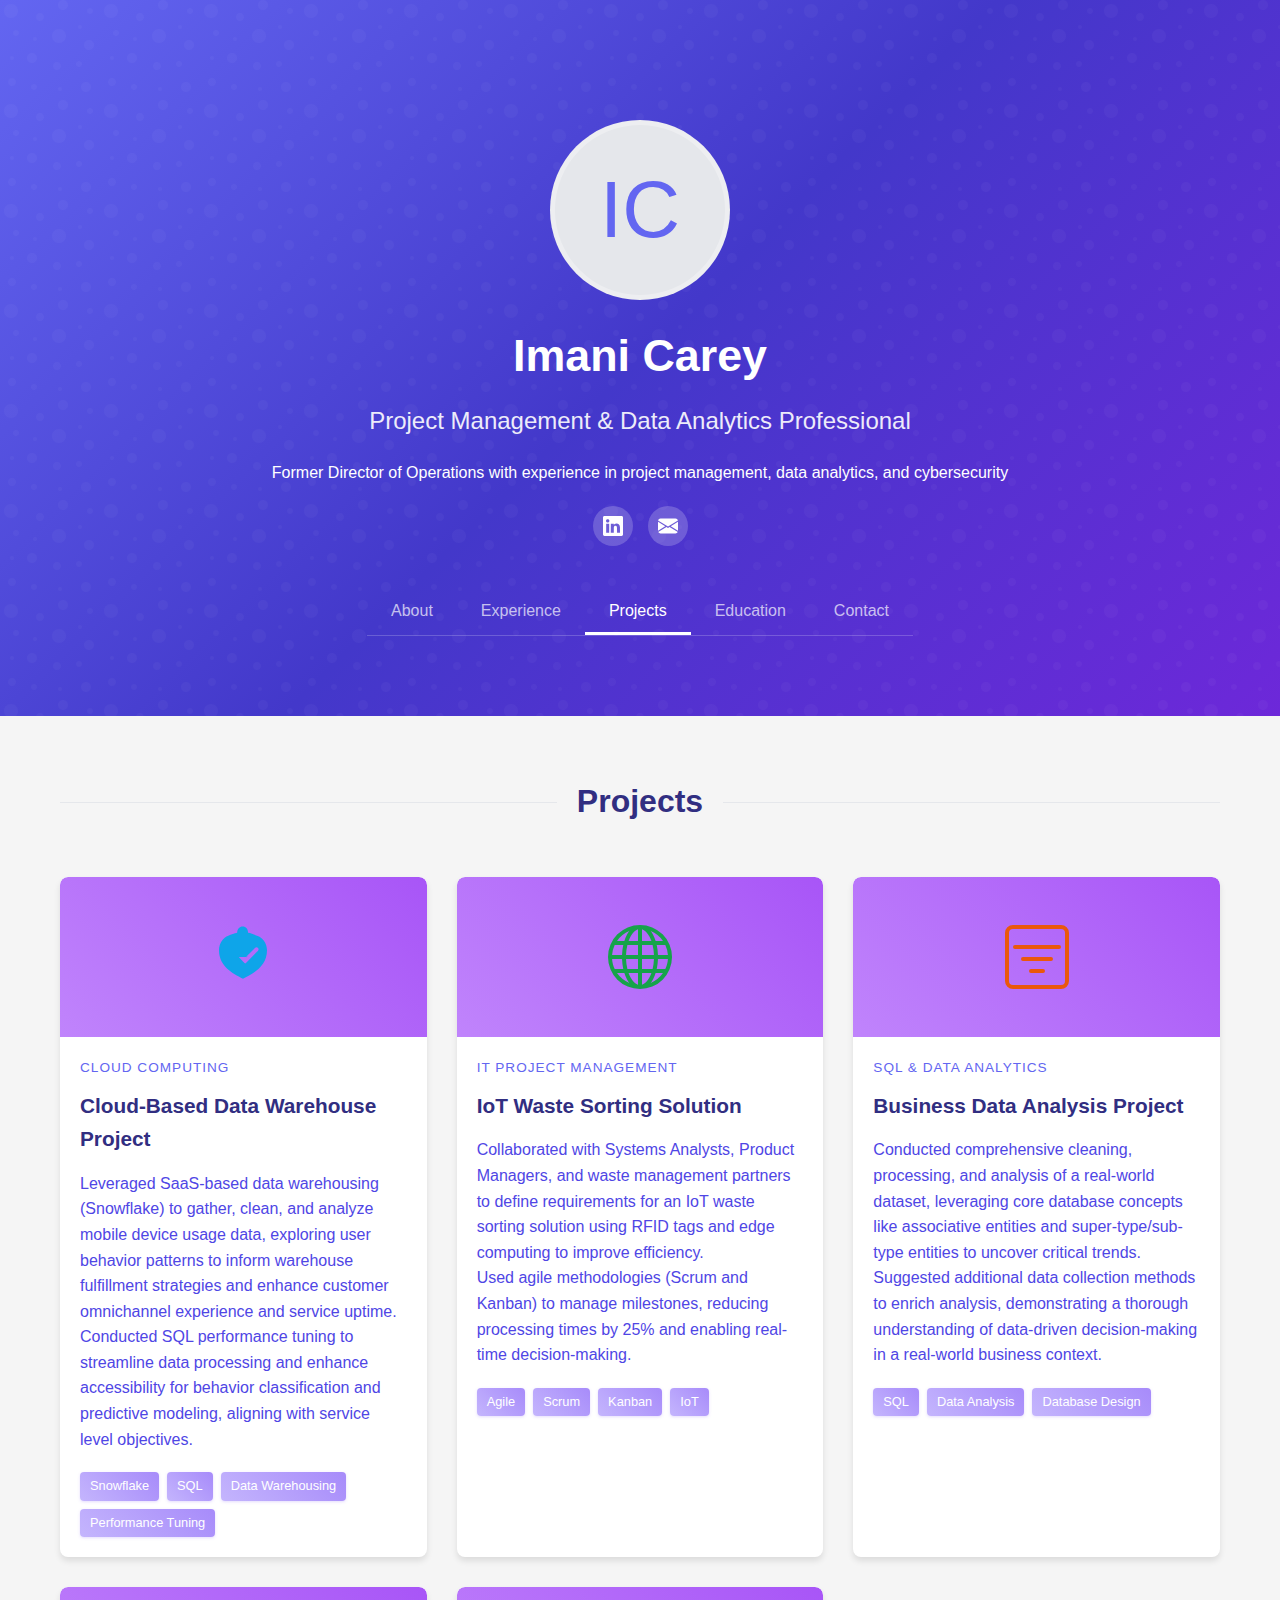
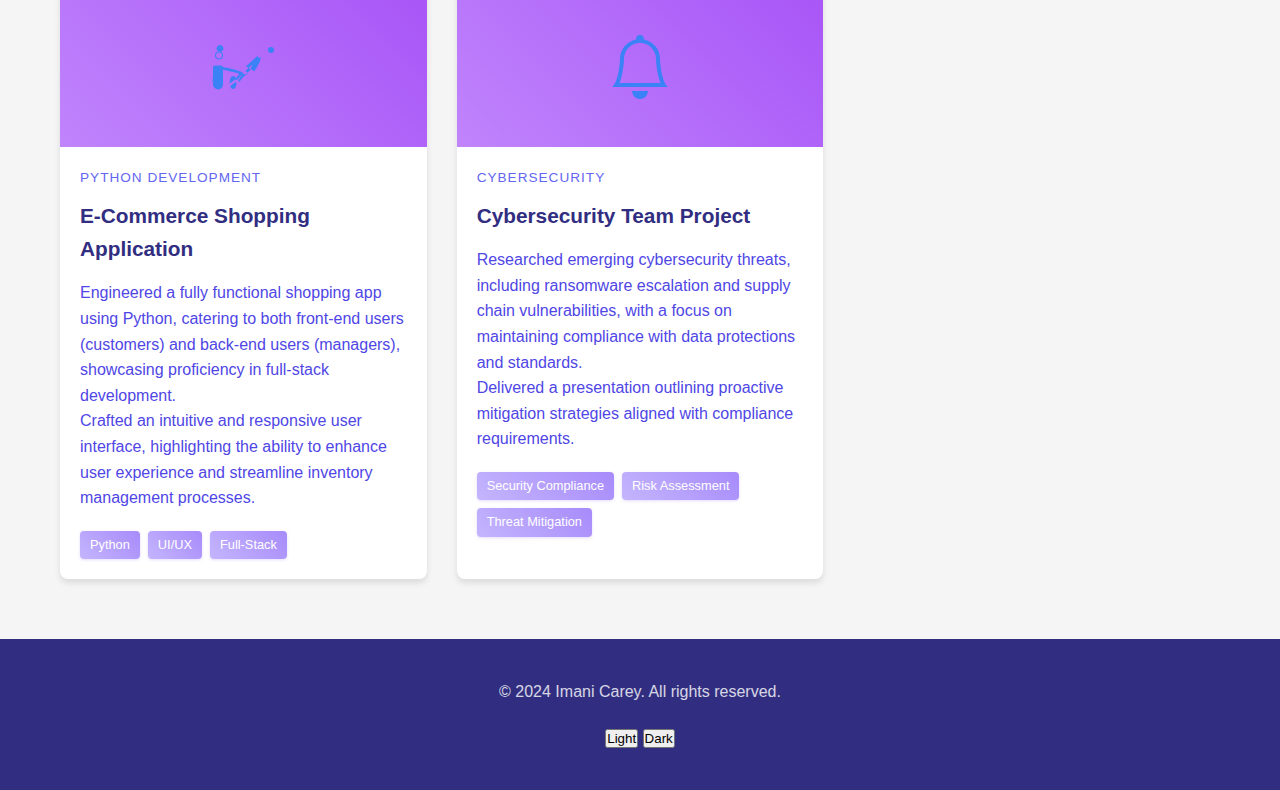
<file: projects.html>
<!DOCTYPE html>
<html lang="en">
<head>
    <meta charset="UTF-8">
    <meta name="viewport" content="width=device-width, initial-scale=1.0">
    <title>Projects - Imani Carey</title>
    <style>
        :root {
            --primary: #6366f1;
            --secondary: #4f46e5;
            --light: #f9fafb;
            --dark: #312e81;
            --accent: #8b5cf6;
            --success: #06b6d4;
        }

        * {
            margin: 0;
            padding: 0;
            box-sizing: border-box;
            font-family: 'Segoe UI', Tahoma, Geneva, Verdana, sans-serif;
        }

        body {
            background-color: #f5f5f5;
            color: var(--dark);
            line-height: 1.6;
        }

        .container {
            max-width: 1200px;
            margin: 0 auto;
            padding: 0 20px;
        }

        /* Header styles */
        header {
            background: linear-gradient(135deg, var(--primary), #4338ca, #6d28d9);
            color: white;
            padding: 120px 0 80px;
            position: relative;
            overflow: hidden;
        }

        header::before {
            content: "";
            position: absolute;
            top: 0;
            left: 0;
            width: 100%;
            height: 100%;
            background: url("data:image/svg+xml,%3Csvg width='100' height='100' viewBox='0 0 100 100' xmlns='http://www.w3.org/2000/svg'%3E%3Cpath d='M11 18c3.866 0 7-3.134 7-7s-3.134-7-7-7-7 3.134-7 7 3.134 7 7 7zm48 25c3.866 0 7-3.134 7-7s-3.134-7-7-7-7 3.134-7 7 3.134 7 7 7zm-43-7c1.657 0 3-1.343 3-3s-1.343-3-3-3-3 1.343-3 3 1.343 3 3 3zm63 31c1.657 0 3-1.343 3-3s-1.343-3-3-3-3 1.343-3 3 1.343 3 3 3zM34 90c1.657 0 3-1.343 3-3s-1.343-3-3-3-3 1.343-3 3 1.343 3 3 3zm56-76c1.657 0 3-1.343 3-3s-1.343-3-3-3-3 1.343-3 3 1.343 3 3 3zM12 86c2.21 0 4-1.79 4-4s-1.79-4-4-4-4 1.79-4 4 1.79 4 4 4zm28-65c2.21 0 4-1.79 4-4s-1.79-4-4-4-4 1.79-4 4 1.79 4 4 4zm23-11c2.76 0 5-2.24 5-5s-2.24-5-5-5-5 2.24-5 5 2.24 5 5 5zm-6 60c2.21 0 4-1.79 4-4s-1.79-4-4-4-4 1.79-4 4 1.79 4 4 4zm29 22c2.76 0 5-2.24 5-5s-2.24-5-5-5-5 2.24-5 5 2.24 5 5 5zM32 63c2.76 0 5-2.24 5-5s-2.24-5-5-5-5 2.24-5 5 2.24 5 5 5zm57-13c2.76 0 5-2.24 5-5s-2.24-5-5-5-5 2.24-5 5 2.24 5 5 5zm-9-21c1.105 0 2-.895 2-2s-.895-2-2-2-2 .895-2 2 .895 2 2 2zM60 91c1.105 0 2-.895 2-2s-.895-2-2-2-2 .895-2 2 .895 2 2 2zM35 41c1.105 0 2-.895 2-2s-.895-2-2-2-2 .895-2 2 .895 2 2 2zM12 60c1.105 0 2-.895 2-2s-.895-2-2-2-2 .895-2 2 .895 2 2 2z' fill='%23ffffff' fill-opacity='0.1' fill-rule='evenodd'/%3E%3C/svg%3E");
            opacity: 0.3;
        }

        .profile {
            position: relative;
            z-index: 1;
            display: flex;
            flex-direction: column;
            align-items: center;
            text-align: center;
        }

        .profile-img {
            width: 180px;
            height: 180px;
            border-radius: 50%;
            border: 5px solid rgba(255, 255, 255, 0.3);
            margin-bottom: 20px;
            background-color: #e5e7eb;
            display: flex;
            align-items: center;
            justify-content: center;
            overflow: hidden;
            font-size: 80px;
            color: var(--primary);
        }

        .profile h1 {
            font-size: 2.8rem;
            margin-bottom: 10px;
            font-weight: 700;
        }

        .profile h2 {
            font-size: 1.5rem;
            font-weight: 400;
            margin-bottom: 20px;
            opacity: 0.9;
        }

        .social-links {
            display: flex;
            gap: 15px;
            margin-top: 20px;
        }

        .social-links a {
            display: inline-flex;
            align-items: center;
            justify-content: center;
            width: 40px;
            height: 40px;
            border-radius: 50%;
            background-color: rgba(255, 255, 255, 0.2);
            color: white;
            transition: all 0.3s ease;
            text-decoration: none;
        }

        .social-links a:hover {
            background-color: white;
            color: var(--primary);
            transform: translateY(-3px);
        }

        .nav-tabs {
            display: flex;
            justify-content: center;
            margin-top: 40px;
            border-bottom: 1px solid rgba(255, 255, 255, 0.2);
        }

        .nav-tabs a {
            background: transparent;
            border: none;
            color: rgba(255, 255, 255, 0.7);
            font-size: 1rem;
            font-weight: 500;
            padding: 12px 24px;
            cursor: pointer;
            transition: all 0.3s ease;
            position: relative;
            text-decoration: none;
            display: inline-block;
        }

        .nav-tabs a::after {
            content: '';
            position: absolute;
            bottom: 0;
            left: 0;
            width: 100%;
            height: 3px;
            background-color: white;
            transform: scaleX(0);
            transition: transform 0.3s ease;
        }

        .nav-tabs a.active {
            color: white;
        }

        .nav-tabs a.active::after {
            transform: scaleX(1);
        }

        /* Main content */
        main {
            padding: 60px 0;
        }

        .section-title {
            text-align: center;
            margin-bottom: 50px;
            position: relative;
        }

        .section-title h2 {
            font-size: 2rem;
            display: inline-block;
            background-color: #f5f5f5;
            padding: 0 20px;
            position: relative;
            z-index: 1;
        }

        .section-title::after {
            content: '';
            position: absolute;
            top: 50%;
            left: 0;
            right: 0;
            height: 1px;
            background-color: #e5e7eb;
        }

        /* Projects section */
        .projects-grid {
            display: grid;
            grid-template-columns: repeat(auto-fill, minmax(300px, 1fr));
            gap: 30px;
        }

        .project-card {
            background-color: white;
            border-radius: 8px;
            overflow: hidden;
            box-shadow: 0 4px 6px rgba(0, 0, 0, 0.1);
            transition: all 0.3s ease;
        }

        .project-card:hover {
            transform: translateY(-5px);
            box-shadow: 0 10px 20px rgba(0, 0, 0, 0.1);
        }

        .project-img {
            height: 160px;
            background: linear-gradient(45deg, #c084fc, #a855f7);
            display: flex;
            align-items: center;
            justify-content: center;
            color: white;
            font-size: 2rem;
            border-top-left-radius: 8px;
            border-top-right-radius: 8px;
        }

        .project-content {
            padding: 20px;
        }

        .project-category {
            font-size: 0.85rem;
            color: var(--primary);
            margin-bottom: 10px;
            text-transform: uppercase;
            letter-spacing: 1px;
        }

        .project-title {
            font-size: 1.3rem;
            margin-bottom: 15px;
            color: var(--dark);
        }

        .project-text {
            color: var(--secondary);
            margin-bottom: 20px;
        }

        .project-tags {
            display: flex;
            flex-wrap: wrap;
            gap: 8px;
            margin-top: 15px;
        }

        .project-tag {
            background: linear-gradient(45deg, #c4b5fd, #a78bfa);
            color: white;
            padding: 4px 10px;
            border-radius: 4px;
            font-size: 0.8rem;
            box-shadow: 0 1px 3px rgba(167, 139, 250, 0.3);
        }

        /* Footer */
        footer {
            background-color: var(--dark);
            color: white;
            padding: 40px 0;
            text-align: center;
        }

        .footer-text {
            opacity: 0.8;
            margin-bottom: 20px;
        }

        /* Responsive */
        @media (max-width: 768px) {
            .projects-grid {
                grid-template-columns: 1fr;
            }
        }
    </style>
</head>
<body>
    <!-- Header Section -->
    <header>
        <div class="container">
            <div class="profile">
                <div class="profile-img">IC</div>
                <h1>Imani Carey</h1>
                <h2>Project Management & Data Analytics Professional</h2>
                <p>Former Director of Operations with experience in project management, data analytics, and cybersecurity</p>

                <div class="social-links">
                    <a href="https://linkedin.com/in/imani-carey-ic" target="_blank" aria-label="LinkedIn">
                        <svg xmlns="http://www.w3.org/2000/svg" width="20" height="20" fill="currentColor" viewBox="0 0 16 16">
                            <path d="M0 1.146C0 .513.526 0 1.175 0h13.65C15.474 0 16 .513 16 1.146v13.708c0 .633-.526 1.146-1.175 1.146H1.175C.526 16 0 15.487 0 14.854V1.146zm4.943 12.248V6.169H2.542v7.225h2.401zm-1.2-8.212c.837 0 1.358-.554 1.358-1.248-.015-.709-.52-1.248-1.342-1.248-.822 0-1.359.54-1.359 1.248 0 .694.521 1.248 1.327 1.248h.016zm4.908 8.212V9.359c0-.216.016-.432.08-.586.173-.431.568-.878 1.232-.878.869 0 1.216.662 1.216 1.634v3.865h2.401V9.25c0-2.22-1.184-3.252-2.764-3.252-1.274 0-1.845.7-2.165 1.193v.025h-.016a5.54 5.54 0 0 1 .016-.025V6.169h-2.4c.03.678 0 7.225 0 7.225h2.4z"/>
                        </svg>
                    </a>
                    <a href="mailto:imanic2@uw.edu" aria-label="Email">
                        <svg xmlns="http://www.w3.org/2000/svg" width="20" height="20" fill="currentColor" viewBox="0 0 16 16">
                            <path d="M.05 3.555A2 2 0 0 1 2 2h12a2 2 0 0 1 1.95 1.555L8 8.414.05 3.555ZM0 4.697v7.104l5.803-3.558L0 4.697ZM6.761 8.83l-6.57 4.027A2 2 0 0 0 2 14h12a2 2 0 0 0 1.808-1.144l-6.57-4.027L8 9.586l-1.239-.757Zm3.436-.586L16 11.801V4.697l-5.803 3.546Z"/>
                        </svg>
                    </a>
                </div>

                <div class="nav-tabs">
                    <a href="index.html">About</a>
                    <a href="experience.html">Experience</a>
                    <a href="projects.html" class="active">Projects</a>
                    <a href="education.html">Education</a>
                    <a href="contact.html">Contact</a>
                </div>
            </div>
        </div>
    </header>

    <!-- Main Content -->
    <main>
        <!-- Projects Section -->
        <section id="projects" class="container">
            <div class="section-title">
                <h2>Projects</h2>
            </div>

            <div class="projects-grid">
                <div class="project-card">
                    <div class="project-img" style="background-color: #e0f2fe;">
                        <svg xmlns="http://www.w3.org/2000/svg" width="64" height="64" fill="#0ea5e9" viewBox="0 0 16 16">
                            <path d="M4.318 2.687C5.023 2.35 5.883 2.013 6.55 1.93v-.065c0-.813.607-1.482 1.354-1.482.854 0 1.354.669 1.354 1.482v.065c.67.084 1.53.42 2.231.757C12.905 3.053 14 4.56 14 6.302c0 4.002-3.334 5.749-6 7.131-2.667-1.382-6-3.13-6-7.13 0-1.741 1.094-3.25 2.318-3.616zm2.107 5.312L9.769 5.12v-.001l-2.82 2.89h-.001l1.048 1.11.372.389a.25.25 0 0 0 .355.013l.012-.013 2.821-2.889c.066-.067.132-.133.197-.199.188-.189.196-.493.016-.686-.197-.21-.537-.218-.737-.018l-.18.181-.101.101-.563.559-1.266 1.267c-.067.068-.041.177.048.21.085.031.169-.36.169-.036v-.003z"/>
                        </svg>
                    </div>
                    <div class="project-content">
                        <div class="project-category">Cloud Computing</div>
                        <h3 class="project-title">Cloud-Based Data Warehouse Project</h3>
                        <div class="project-text">
                            <p>Leveraged SaaS-based data warehousing (Snowflake) to gather, clean, and analyze mobile device usage data, exploring user behavior patterns to inform warehouse fulfillment strategies and enhance customer omnichannel experience and service uptime.</p>
                            <p>Conducted SQL performance tuning to streamline data processing and enhance accessibility for behavior classification and predictive modeling, aligning with service level objectives.</p>
                        </div>
                        <div class="project-tags">
                            <span class="project-tag">Snowflake</span>
                            <span class="project-tag">SQL</span>
                            <span class="project-tag">Data Warehousing</span>
                            <span class="project-tag">Performance Tuning</span>
                        </div>
                    </div>
                </div>

                <div class="project-card">
                    <div class="project-img" style="background-color: #f0fdf4;">
                        <svg xmlns="http://www.w3.org/2000/svg" width="64" height="64" fill="#16a34a" viewBox="0 0 16 16">
                            <path d="M0 8a8 8 0 1 1 16 0A8 8 0 0 1 0 8zm7.5-6.923c-.67.204-1.335.82-1.887 1.855A7.97 7.97 0 0 0 5.145 4H7.5V1.077zM4.09 4a9.267 9.267 0 0 1 .64-1.539 6.7 6.7 0 0 1 .597-.933A7.025 7.025 0 0 0 2.255 4H4.09zm-.582 3.5c.03-.877.138-1.718.312-2.5H1.674a6.958 6.958 0 0 0-.656 2.5h2.49zM4.847 5a12.5 12.5 0 0 0-.338 2.5H7.5V5H4.847zM8.5 5v2.5h2.99a12.495 12.495 0 0 0-.337-2.5H8.5zM4.51 8.5a12.5 12.5 0 0 0 .337 2.5H7.5V8.5H4.51zm3.99 0V11h2.653c.187-.765.306-1.608.338-2.5H8.5zM5.145 12c.138.386.295.744.468 1.068.552 1.035 1.218 1.65 1.887 1.855V12H5.145zm.182 2.472a6.696 6.696 0 0 1-.597-.933A9.268 9.268 0 0 1 4.09 12H2.255a7.024 7.024 0 0 0 3.072 2.472zM3.82 11a13.652 13.652 0 0 1-.312-2.5h-2.49c.062.89.291 1.733.656 2.5H3.82zm6.853 3.472A7.024 7.024 0 0 0 13.745 12H11.91a9.27 9.27 0 0 1-.64 1.539 6.688 6.688 0 0 1-.597.933zM8.5 12v2.923c.67-.204 1.335-.82 1.887-1.855.173-.324.33-.682.468-1.068H8.5zm3.68-1h2.146c.365-.767.594-1.61.656-2.5h-2.49a13.65 13.65 0 0 1-.312 2.5zm2.802-3.5a6.959 6.959 0 0 0-.656-2.5H12.18c.174.782.282 1.623.312 2.5h2.49zM11.27 2.461c.247.464.462.98.64 1.539h1.835a7.024 7.024 0 0 0-3.072-2.472c.218.284.418.598.597.933zM10.855 4a7.966 7.966 0 0 0-.468-1.068C9.835 1.897 9.17 1.282 8.5 1.077V4h2.355z"/>
                        </svg>
                    </div>
                    <div class="project-content">
                        <div class="project-category">IT Project Management</div>
                        <h3 class="project-title">IoT Waste Sorting Solution</h3>
                        <div class="project-text">
                            <p>Collaborated with Systems Analysts, Product Managers, and waste management partners to define requirements for an IoT waste sorting solution using RFID tags and edge computing to improve efficiency.</p>
                            <p>Used agile methodologies (Scrum and Kanban) to manage milestones, reducing processing times by 25% and enabling real-time decision-making.</p>
                        </div>
                        <div class="project-tags">
                            <span class="project-tag">Agile</span>
                            <span class="project-tag">Scrum</span>
                            <span class="project-tag">Kanban</span>
                            <span class="project-tag">IoT</span>
                        </div>
                    </div>
                </div>

                <div class="project-card">
                    <div class="project-img" style="background-color: #fff7ed;">
                        <svg xmlns="http://www.w3.org/2000/svg" width="64" height="64" fill="#ea580c" viewBox="0 0 16 16">
                            <path d="M14 1a1 1 0 0 1 1 1v12a1 1 0 0 1-1 1H2a1 1 0 0 1-1-1V2a1 1 0 0 1 1-1h12zM2 0a2 2 0 0 0-2 2v12a2 2 0 0 0 2 2h12a2 2 0 0 0 2-2V2a2 2 0 0 0-2-2H2z"/>
                            <path d="M6 11.5a.5.5 0 0 1 .5-.5h3a.5.5 0 0 1 0 1h-3a.5.5 0 0 1-.5-.5zm-2-3a.5.5 0 0 1 .5-.5h7a.5.5 0 0 1 0 1h-7a.5.5 0 0 1-.5-.5zm-2-3a.5.5 0 0 1 .5-.5h11a.5.5 0 0 1 0 1h-11a.5.5 0 0 1-.5-.5z"/>
                        </svg>
                    </div>
                    <div class="project-content">
                        <div class="project-category">SQL & Data Analytics</div>
                        <h3 class="project-title">Business Data Analysis Project</h3>
                        <div class="project-text">
                            <p>Conducted comprehensive cleaning, processing, and analysis of a real-world dataset, leveraging core database concepts like associative entities and super-type/sub-type entities to uncover critical trends.</p>
                            <p>Suggested additional data collection methods to enrich analysis, demonstrating a thorough understanding of data-driven decision-making in a real-world business context.</p>
                        </div>
                        <div class="project-tags">
                            <span class="project-tag">SQL</span>
                            <span class="project-tag">Data Analysis</span>
                            <span class="project-tag">Database Design</span>
                        </div>
                    </div>
                </div>

                <div class="project-card">
                    <div class="project-img" style="background-color: #eff6ff;">
                        <svg xmlns="http://www.w3.org/2000/svg" width="64" height="64" fill="#3b82f6" viewBox="0 0 16 16">
                            <path d="M5.526 10.273c-.542 0-.832.563-.832 1.612 0 .088.003.173.006.252l1.559-1.143c-.126-.474-.375-.72-.733-.72zm-.732 2.508c.126.472.372.718.732.718.54 0 .83-.563.83-1.614 0-.085-.003-.17-.006-.25l-1.556 1.146zm6.061-3.747c.092-.161.19-.312.29-.455a13.51 13.51 0 0 0 .798-1.404c.299-.64.493-1.211.509-1.702l-.04.032c-.289.207-.656.482-.955.723-.297.24-.637.525-1.014.87L9.73 8.887c-.378.347-.82.75-1.276 1.233-.153.162-.31.338-.475.53-.26.303-.56.673-.877 1.096l-.308-.435c.55-.78.928-1.388 1.262-1.898-.47-.218-.946-.393-1.443-.552-1.3-.41-2.857-.713-4.037-.922a6.346 6.346 0 0 0-.549-.067l-.133.612c.14.013.295.032.476.055 1.111.2 2.549.488 3.75.858.333.102.67.218.98.34a21.893 21.893 0 0 0-.722.887c-.112.144-.216.279-.313.408l.456.281c.183-.245.37-.484.552-.7.048-.058.095-.114.141-.17.242-.292.465-.547.67-.775l.016-.016a.35.35 0 0 0 .02-.022c.331.13.647.273.95.427l.339-.669a5.61 5.61 0 0 0-.682-.302c.284-.275.55-.536.789-.772.565-.54.995-.96 1.34-1.266.519-.458.873-.733 1.02-.836.148-.103.293-.23.415-.393l-.495-.576c-.189.258-.517.514-.839.771a18.257 18.257 0 0 1-1.226 1.137c-.267.228-.522.441-.777.649z"/>
                            <path d="M1.38 12.04a.75.75 0 1 0 0-1.5.75.75 0 0 0 0 1.5zm0-1.75a1 1 0 1 1 0 2 1 1 0 0 1 0-2zM3 8.114v4.275a1.25 1.25 0 1 1-2.5 0V8.114a.5.5 0 0 1 .5-.5h1.5a.5.5 0 0 1 .5.5zm-1-3.75a.75.75 0 1 0 0 1.5.75.75 0 0 0 0-1.5zm0 1.75a1 1 0 1 1 0-2 1 1 0 0 1 0 2zM3 3.75A.75.75 0 1 0 1.5 3 .75.75 0 0 0 3 3.75zm12.75 0a.75.75 0 1 0-1.5 0 .75.75 0 0 0 1.5 0zm-9-2a.75.75 0 0
                            0 0 0-1.5.75.75 0 0 0 0 1.5zm3 0a.75.75 0 1 0 0-1.5.75.75 0 0 0 0 1.5zm3 0a.75.75 0 1 0 0-1.5.75.75 0 0 0 0 1.5z"/>
                        </svg>
                    </div>
                    <div class="project-content">
                        <div class="project-category">Python Development</div>
                        <h3 class="project-title">E-Commerce Shopping Application</h3>
                        <div class="project-text">
                            <p>Engineered a fully functional shopping app using Python, catering to both front-end users (customers) and back-end users (managers), showcasing proficiency in full-stack development.</p>
                            <p>Crafted an intuitive and responsive user interface, highlighting the ability to enhance user experience and streamline inventory management processes.</p>
                        </div>
                        <div class="project-tags">
                            <span class="project-tag">Python</span>
                            <span class="project-tag">UI/UX</span>
                            <span class="project-tag">Full-Stack</span>
                        </div>
                    </div>
                </div>
                
                <div class="project-card">
                    <div class="project-img" style="background-color: #dbeafe;">
                        <svg xmlns="http://www.w3.org/2000/svg" width="64" height="64" fill="#3b82f6" viewBox="0 0 16 16">
                            <path d="M8 16a2 2 0 0 0 2-2H6a2 2 0 0 0 2 2zM8 1.918l-.797.161A4.002 4.002 0 0 0 4 6c0 .628-.134 2.197-.459 3.742-.16.767-.376 1.566-.663 2.258h10.244c-.287-.692-.502-1.49-.663-2.258C12.134 8.197 12 6.628 12 6a4.002 4.002 0 0 0-3.203-3.92L8 1.917zM14.22 12c.223.447.481.801.78 1H1c.299-.199.557-.553.78-1C2.68 10.2 3 6.88 3 6c0-2.42 1.72-4.44 4.005-4.901a1 1 0 1 1 1.99 0A5.002 5.002 0 0 1 13 6c0 .88.32 4.2 1.22 6z"/>
                        </svg>
                    </div>
                    <div class="project-content">
                        <div class="project-category">Cybersecurity</div>
                        <h3 class="project-title">Cybersecurity Team Project</h3>
                        <div class="project-text">
                            <p>Researched emerging cybersecurity threats, including ransomware escalation and supply chain vulnerabilities, with a focus on maintaining compliance with data protections and standards.</p>
                            <p>Delivered a presentation outlining proactive mitigation strategies aligned with compliance requirements.</p>
                        </div>
                        <div class="project-tags">
                            <span class="project-tag">Security Compliance</span>
                            <span class="project-tag">Risk Assessment</span>
                            <span class="project-tag">Threat Mitigation</span>
                        </div>
                    </div>
                </div>
            </div>
        </section>
    </main>

    <!-- Footer -->
    <footer>
        <div class="container">
            <p class="footer-text">© 2024 Imani Carey. All rights reserved.</p>
        </div>
    </footer>

    <script src="script.js"></script>
</body>
</html>
</file>
